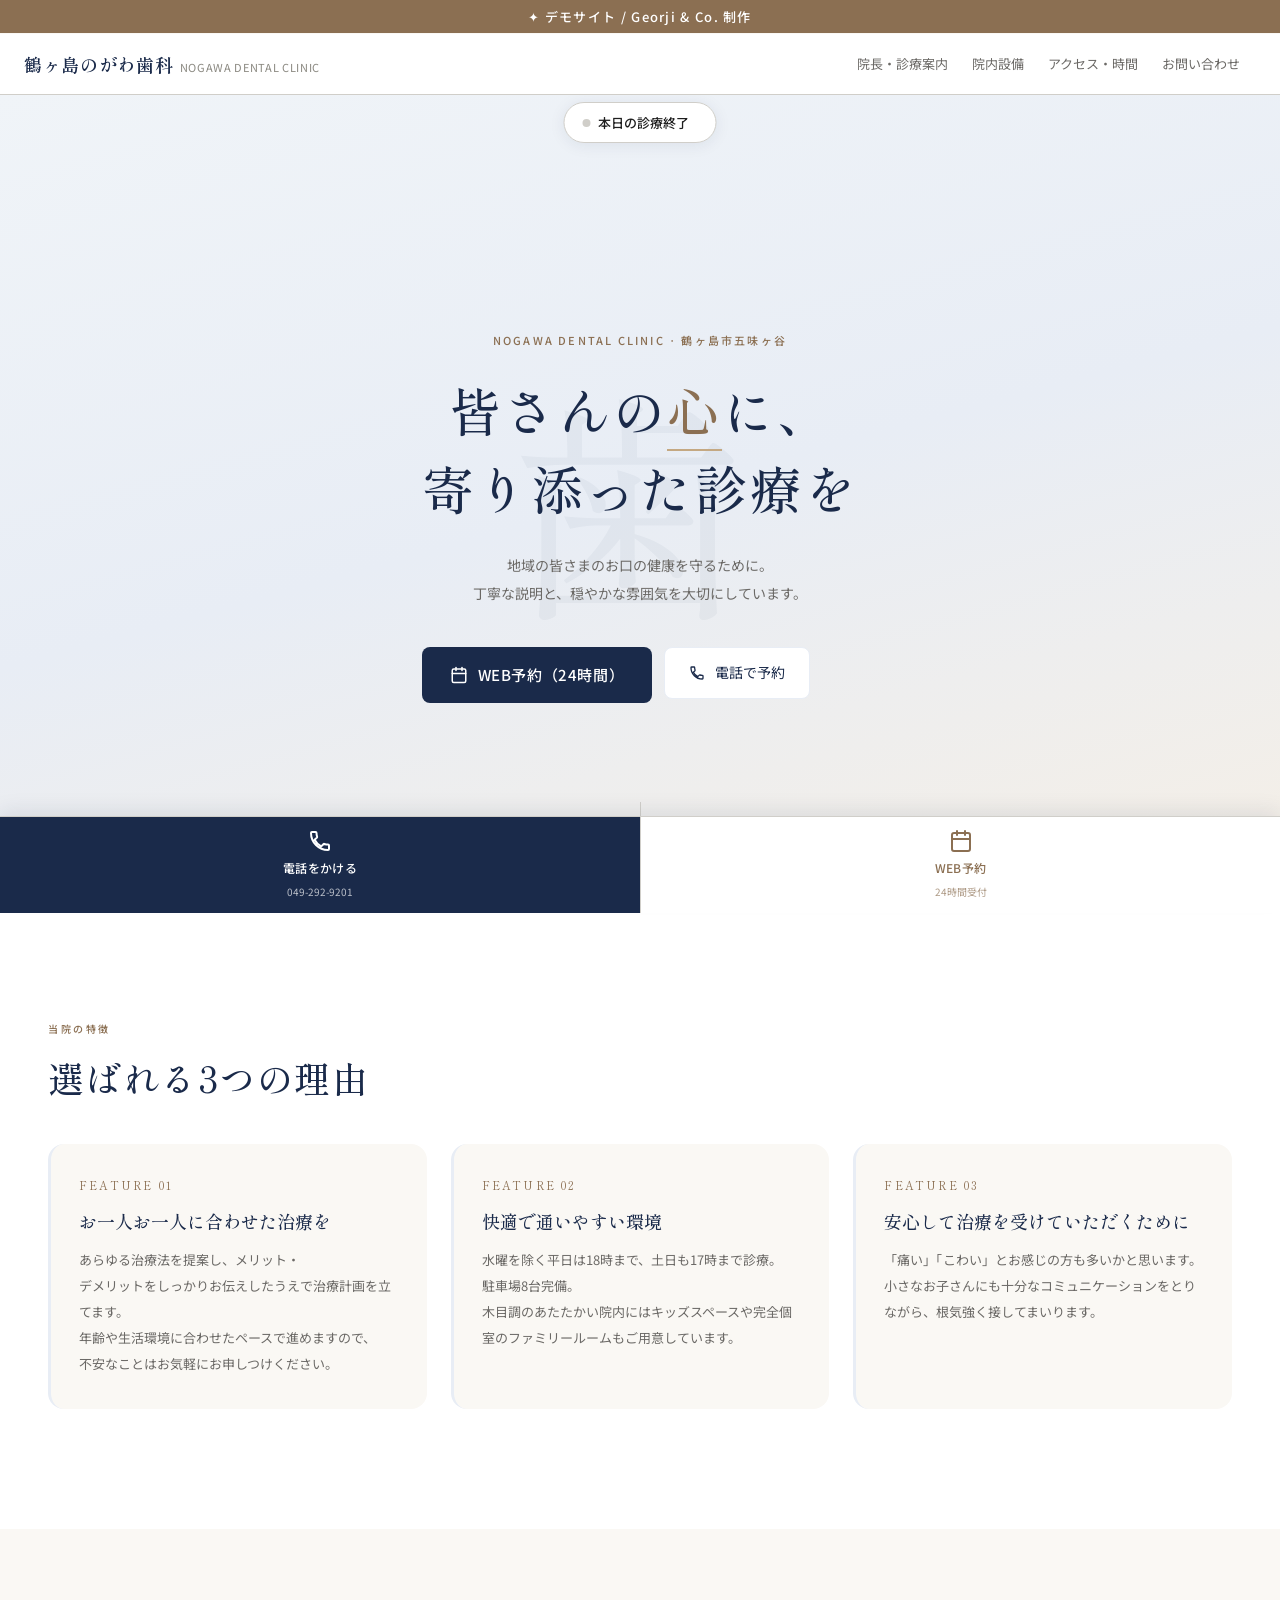
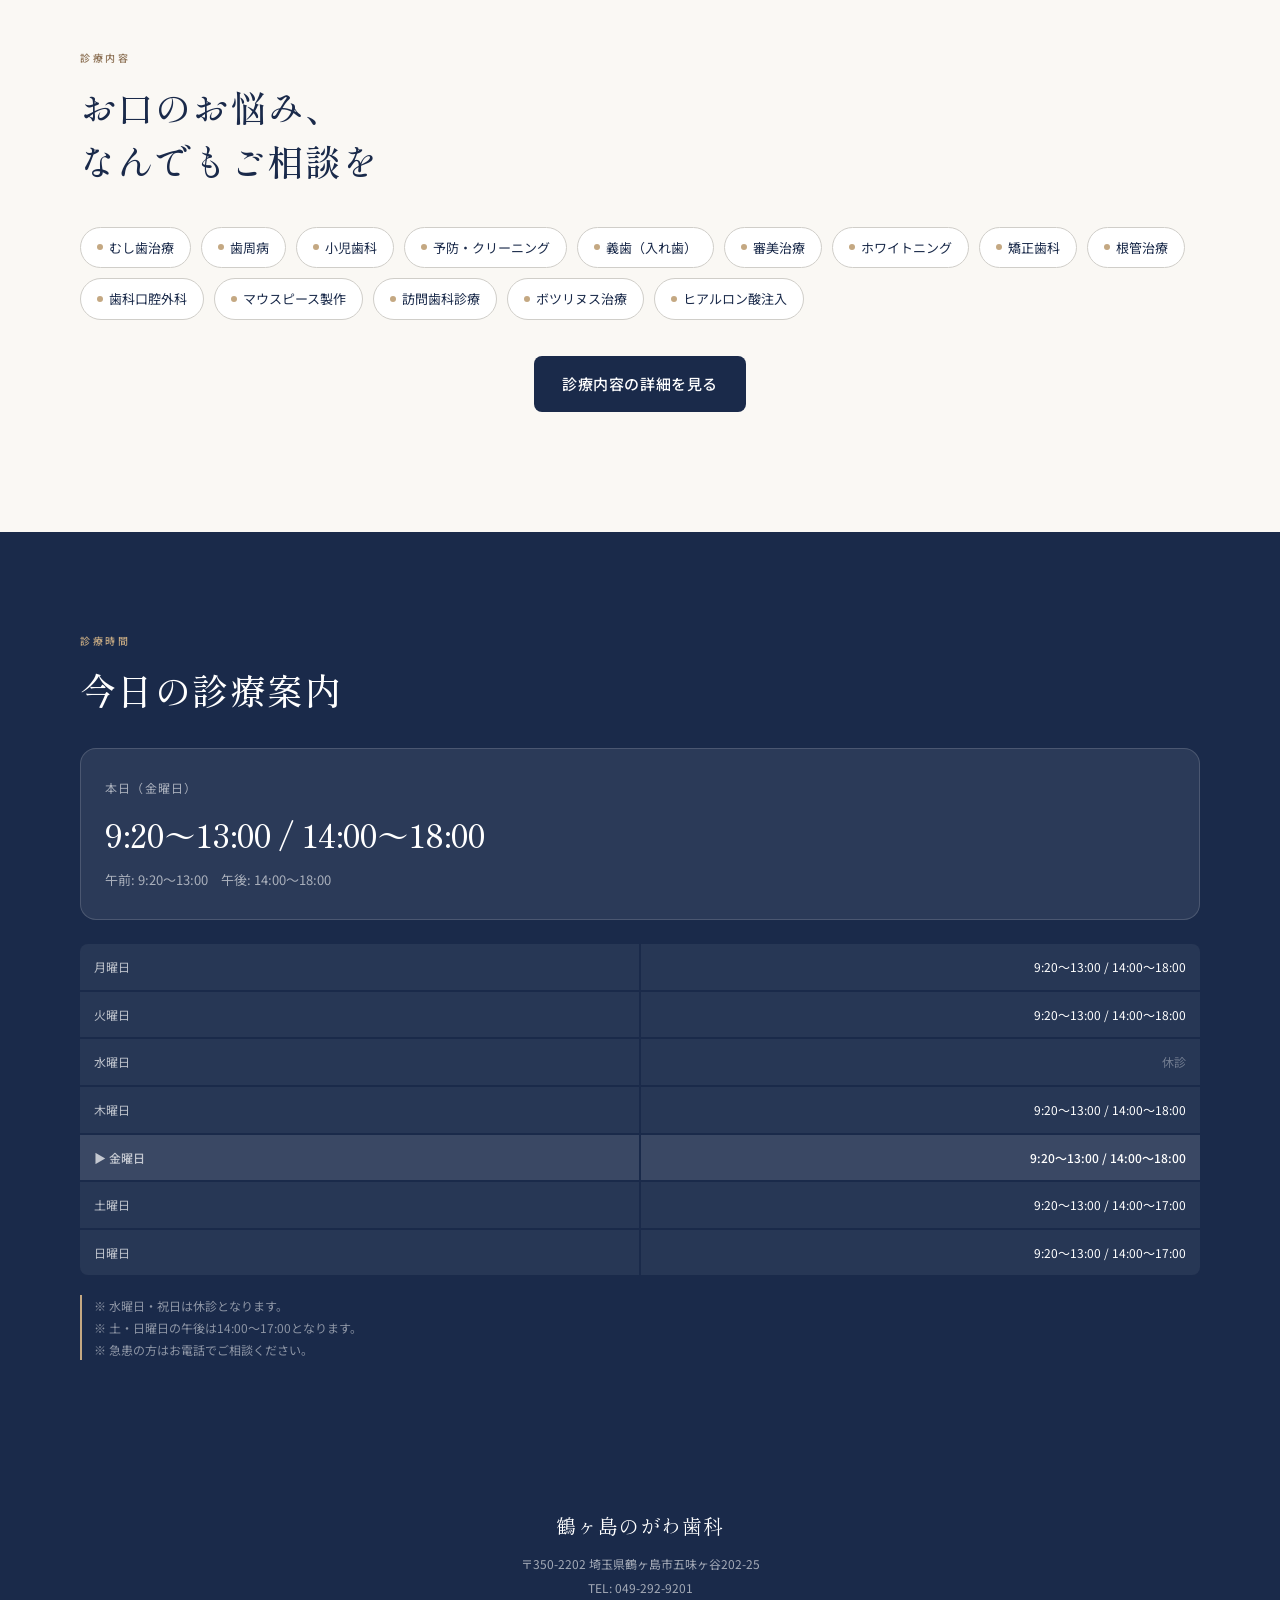
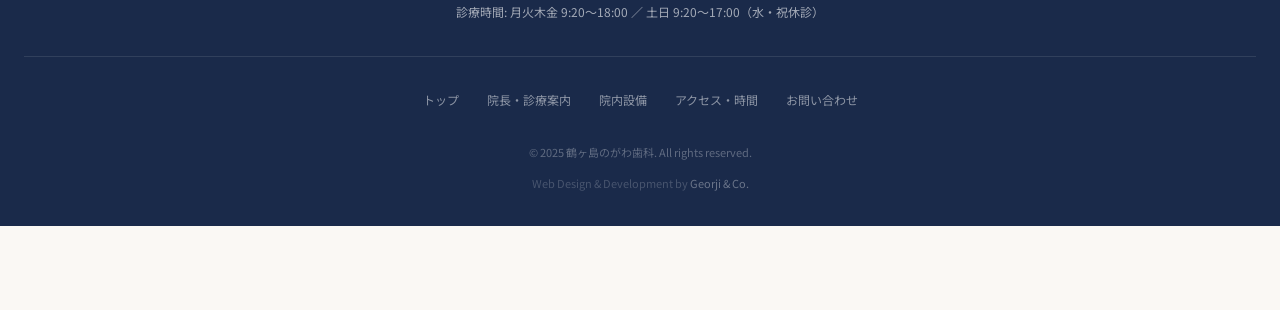
<file: index.html>
<!DOCTYPE html>
<html lang="ja">
<head>
<meta charset="UTF-8">
<meta name="viewport" content="width=device-width, initial-scale=1.0">
<title>鶴ヶ島のがわ歯科 | 鶴ヶ島市五味ヶ谷の歯医者・歯科</title>
<meta name="description" content="埼玉県鶴ヶ島市五味ヶ谷の歯科医院。むし歯・歯周病・小児歯科・予防・矯正・訪問歯科など幅広く対応。土日も診療、駐車場8台完備。WEB予約24時間受付。">
<meta name="keywords" content="歯科,歯医者,鶴ヶ島市,五味ヶ谷,のがわ歯科,小児歯科,予防歯科,矯正">
<link rel="canonical" href="https://nogawashika-demo.georji-and-co.github.io/">
<meta property="og:title" content="鶴ヶ島のがわ歯科 | 鶴ヶ島市五味ヶ谷の歯医者・歯科">
<meta property="og:description" content="鶴ヶ島市五味ヶ谷の歯科医院。土日も診療、駐車場8台完備。WEB予約24時間受付。">
<meta property="og:type" content="website">
<link rel="preconnect" href="https://fonts.googleapis.com">
<link rel="preconnect" href="https://fonts.gstatic.com" crossorigin>
<link href="https://fonts.googleapis.com/css2?family=Shippori+Mincho:wght@400;500;600&family=Noto+Sans+JP:wght@300;400;500&display=swap" rel="stylesheet">
<link rel="stylesheet" href="style.css">
<style>
/* ─── HERO ─── */
.hero {
  margin-top: var(--header-h);
  min-height: calc(100svh - var(--header-h));
  display: grid;
  place-items: center;
  position: relative;
  background: linear-gradient(165deg, #f0f4f8 0%, #e8edf5 50%, #f5efe6 100%);
  overflow: hidden;
  padding: 120px 24px 80px;
}
.hero-bg-text {
  position: absolute;
  top: 50%; left: 50%;
  transform: translate(-50%, -50%);
  font-family: var(--font-serif);
  font-size: clamp(80px, 30vw, 240px);
  color: rgba(26,42,74,0.04);
  white-space: nowrap;
  pointer-events: none;
  letter-spacing: 0.1em;
  line-height: 1;
}
.hero-inner { position: relative; max-width: 600px; text-align: center; }
.hero-eyebrow {
  font-size: 11px;
  letter-spacing: 0.2em;
  color: var(--wood);
  text-transform: uppercase;
  margin-bottom: 20px;
  font-weight: 500;
}
.hero-title {
  font-family: var(--font-serif);
  font-size: clamp(28px, 8vw, 52px);
  font-weight: 500;
  color: var(--navy);
  line-height: 1.5;
  margin-bottom: 24px;
  letter-spacing: 0.05em;
}
.hero-title em {
  font-style: normal;
  color: var(--wood);
  border-bottom: 2px solid var(--wood-light);
  padding-bottom: 2px;
}
.hero-lead {
  font-size: 14px;
  color: var(--text-muted);
  line-height: 2;
  margin-bottom: 40px;
}
.hero-actions {
  display: flex;
  flex-direction: column;
  gap: 12px;
  max-width: 320px;
  margin: 0 auto;
}
.hero-scroll {
  position: absolute;
  bottom: 32px; left: 50%;
  transform: translateX(-50%);
  display: flex;
  flex-direction: column;
  align-items: center;
  gap: 8px;
  color: var(--gray-500);
  font-size: 10px;
  letter-spacing: 0.15em;
  text-transform: uppercase;
}
.hero-scroll-line {
  width: 1px; height: 40px;
  background: var(--gray-300);
  animation: scroll-line 1.8s ease-in-out infinite;
}
@keyframes scroll-line {
  0% { transform: scaleY(0); transform-origin: top; }
  50% { transform: scaleY(1); transform-origin: top; }
  51% { transform-origin: bottom; }
  100% { transform: scaleY(0); transform-origin: bottom; }
}

/* ─── FEATURES ─── */
.features-section {
  background: var(--warm-white);
  padding: 80px 24px;
}
.features-grid { display: grid; grid-template-columns: 1fr; gap: 24px; }
.feature-card {
  background: var(--cream);
  border-radius: var(--radius-lg);
  padding: 32px 28px;
  border-left: 3px solid var(--navy-pale);
  min-width: 0;
  word-break: break-all;
  overflow-wrap: break-word;
}
.feature-number {
  font-family: var(--font-serif);
  font-size: 11px;
  letter-spacing: 0.2em;
  color: var(--wood);
  margin-bottom: 12px;
}
.feature-title {
  font-family: var(--font-serif);
  font-size: 18px;
  color: var(--navy);
  font-weight: 500;
  margin-bottom: 12px;
  line-height: 1.5;
}
.feature-text { font-size: 13px; color: var(--text-muted); line-height: 2; }

/* ─── SERVICES PREVIEW ─── */
.services-preview {
  background: var(--cream);
  padding: 80px 24px;
}
.services-tags {
  display: flex;
  flex-wrap: wrap;
  gap: 10px;
  margin-bottom: 36px;
}
.service-tag {
  display: inline-flex;
  align-items: center;
  gap: 6px;
  background: var(--warm-white);
  border: 1px solid var(--gray-300);
  border-radius: 24px;
  padding: 8px 16px;
  font-size: 13px;
  color: var(--navy);
}
.service-tag-dot {
  width: 6px; height: 6px;
  border-radius: 50%;
  background: var(--wood-light);
  flex-shrink: 0;
}
.services-cta-wrap { text-align: center; }

/* ─── HOURS (top) ─── */
.hours-section {
  background: var(--navy);
  color: white;
  padding: 60px 24px;
}
.hours-section .section-label { color: var(--wood-light); }
.hours-section .section-title { color: white; margin-bottom: 32px; }
.today-card {
  background: rgba(255,255,255,0.08);
  border: 1px solid rgba(255,255,255,0.15);
  border-radius: var(--radius-lg);
  padding: 28px 24px;
  margin-bottom: 24px;
}
.today-label { font-size: 12px; color: rgba(255,255,255,0.6); margin-bottom: 8px; letter-spacing: 0.1em; }
.today-time {
  font-family: var(--font-serif);
  font-size: clamp(22px, 6vw, 32px);
  color: white;
  font-weight: 500;
  margin-bottom: 4px;
  word-break: break-all;
}
.today-note { font-size: 13px; color: rgba(255,255,255,0.6); }
.hours-grid {
  display: grid;
  grid-template-columns: 1fr 1fr;
  gap: 2px;
  border-radius: var(--radius-md);
  overflow: hidden;
}
.hours-row { display: contents; }
.hours-day, .hours-time {
  background: rgba(255,255,255,0.06);
  padding: 12px 14px;
  font-size: 12px;
  min-width: 0;
  word-break: break-all;
}
.hours-day { color: rgba(255,255,255,0.7); }
.hours-time { color: white; text-align: right; }
.hours-row.highlight .hours-day,
.hours-row.highlight .hours-time { background: rgba(255,255,255,0.14); font-weight: 500; }
.hours-row.closed .hours-time { color: rgba(255,255,255,0.35); }
.holiday-note {
  margin-top: 20px;
  font-size: 12px;
  color: rgba(255,255,255,0.5);
  border-left: 2px solid var(--wood-light);
  padding-left: 12px;
  line-height: 1.8;
}
.holiday-note {
  margin-top: 20px;
  font-size: 12px;
  color: rgba(255,255,255,0.5);
  border-left: 2px solid var(--wood-light);
  padding-left: 12px;
  line-height: 1.8;
}

@media (min-width: 768px) {
  .features-section { padding: 100px 48px; }
  .features-grid { grid-template-columns: repeat(3, minmax(0, 1fr)); }
  .hero-actions { flex-direction: row; max-width: 480px; }
  .hours-section { padding: 80px 48px; }
  .services-preview { padding: 100px 48px; }
}
@media (min-width: 1024px) {
  .features-section { padding: 120px 48px; }
  .hours-section { padding: 100px max(48px, calc(50vw - 560px)); }
  .services-preview { padding: 120px max(48px, calc(50vw - 560px)); }
}
</style>
</head>
<body>

<!-- HEADER -->
<div class="demo-banner">✦ デモサイト / Georji &amp; Co. 制作</div>
<header class="site-header">
  <div class="header-top">
    <a href="index.html" class="logo">
      <span class="logo-main">鶴ヶ島のがわ歯科</span>
      <span class="logo-sub">NOGAWA DENTAL CLINIC</span>
    </a>
    <nav class="header-nav">
      <a href="clinic.html">院長・診療案内</a>
      <a href="facility.html">院内設備</a>
      <a href="access.html">アクセス・時間</a>
      <a href="contact.html">お問い合わせ</a>
    </nav>
  </div>
  <nav class="bottom-nav">
    <a href="clinic.html">
      <svg viewBox="0 0 24 24"><path d="M20 21v-2a4 4 0 00-4-4H8a4 4 0 00-4 4v2"/><circle cx="12" cy="7" r="4"/></svg>
      院長
    </a>
    <a href="clinic.html#services">
      <svg viewBox="0 0 24 24"><path d="M22 12h-4l-3 9L9 3l-3 9H2"/></svg>
      診療
    </a>
    <a href="access.html">
      <svg viewBox="0 0 24 24"><circle cx="12" cy="12" r="10"/><polyline points="12 6 12 12 16 14"/></svg>
      時間
    </a>
    <a href="facility.html">
      <svg viewBox="0 0 24 24"><rect x="3" y="3" width="7" height="7"/><rect x="14" y="3" width="7" height="7"/><rect x="14" y="14" width="7" height="7"/><rect x="3" y="14" width="7" height="7"/></svg>
      設備
    </a>
    <a href="access.html">
      <svg viewBox="0 0 24 24"><path d="M21 10c0 7-9 13-9 13s-9-6-9-13a9 9 0 0118 0z"/><circle cx="12" cy="10" r="3"/></svg>
      アクセス
    </a>
    <a href="contact.html">
      <svg viewBox="0 0 24 24"><path d="M4 4h16c1.1 0 2 .9 2 2v12c0 1.1-.9 2-2 2H4c-1.1 0-2-.9-2-2V6c0-1.1.9-2 2-2z"/><polyline points="22,6 12,13 2,6"/></svg>
      お問合せ
    </a>
  </nav>
</header>

<!-- STATUS CHIP -->
<div class="status-chip">
  <div class="status-dot" id="statusDot"></div>
  <span class="status-text" id="statusText">診療中</span>
  <span class="status-time" id="statusTime"></span>
</div>

<!-- HERO -->
<section class="hero">
  <div class="hero-bg-text" aria-hidden="true">歯</div>
  <div class="hero-inner">
    <p class="hero-eyebrow">Nogawa Dental Clinic · 鶴ヶ島市五味ヶ谷</p>
    <h1 class="hero-title">皆さんの<em>心</em>に、<br>寄り添った診療を</h1>
    <p class="hero-lead">
      地域の皆さまのお口の健康を守るために。<br>
      丁寧な説明と、穏やかな雰囲気を大切にしています。
    </p>
    <div class="hero-actions">
      <a href="https://www.v-apo.net/nogawashika/login" target="_blank" rel="noopener" class="btn-primary">
        <svg width="18" height="18" viewBox="0 0 24 24" fill="none" stroke="currentColor" stroke-width="2" stroke-linecap="round" stroke-linejoin="round"><rect x="3" y="4" width="18" height="18" rx="2" ry="2"/><line x1="16" y1="2" x2="16" y2="6"/><line x1="8" y1="2" x2="8" y2="6"/><line x1="3" y1="10" x2="21" y2="10"/></svg>
        WEB予約（24時間）
      </a>
      <a href="tel:049-292-9201" class="btn-secondary">
        <svg width="16" height="16" viewBox="0 0 24 24" fill="none" stroke="currentColor" stroke-width="2" stroke-linecap="round" stroke-linejoin="round"><path d="M6.6 10.8c1.4 2.8 3.8 5.1 6.6 6.6l2.2-2.2c.3-.3.7-.4 1-.2 1.1.4 2.3.6 3.6.6.6 0 1 .4 1 1V20c0 .6-.4 1-1 1C10.6 21 3 13.4 3 4c0-.6.4-1 1-1h3.5c.6 0 1 .4 1 1 0 1.3.2 2.5.6 3.6.1.3 0 .7-.2 1L6.6 10.8z"/></svg>
        電話で予約
      </a>
    </div>
  </div>
  <div class="hero-scroll" aria-hidden="true">
    <div class="hero-scroll-line"></div>
    <span>scroll</span>
  </div>
</section>

<!-- FEATURES -->
<section class="features-section fade-in">
  <div class="section-label">当院の特徴</div>
  <h2 class="section-title">選ばれる3つの理由</h2>
  <div class="features-grid">
    <div class="feature-card">
      <div class="feature-number">FEATURE 01</div>
      <div class="feature-title">お一人お一人に合わせた治療を</div>
      <p class="feature-text">あらゆる治療法を提案し、メリット・デメリットをしっかりお伝えしたうえで治療計画を立てます。年齢や生活環境に合わせたペースで進めますので、不安なことはお気軽にお申しつけください。</p>
    </div>
    <div class="feature-card">
      <div class="feature-number">FEATURE 02</div>
      <div class="feature-title">快適で通いやすい環境</div>
      <p class="feature-text">水曜を除く平日は18時まで、土日も17時まで診療。駐車場8台完備。木目調のあたたかい院内にはキッズスペースや完全個室のファミリールームもご用意しています。</p>
    </div>
    <div class="feature-card">
      <div class="feature-number">FEATURE 03</div>
      <div class="feature-title">安心して治療を受けていただくために</div>
      <p class="feature-text">「痛い」「こわい」とお感じの方も多いかと思います。小さなお子さんにも十分なコミュニケーションをとりながら、根気強く接してまいります。</p>
    </div>
  </div>
</section>

<!-- SERVICES PREVIEW -->
<section class="services-preview fade-in">
  <div class="section-label">診療内容</div>
  <h2 class="section-title">お口のお悩み、<br>なんでもご相談を</h2>
  <div class="services-tags">
    <span class="service-tag"><span class="service-tag-dot"></span>むし歯治療</span>
    <span class="service-tag"><span class="service-tag-dot"></span>歯周病</span>
    <span class="service-tag"><span class="service-tag-dot"></span>小児歯科</span>
    <span class="service-tag"><span class="service-tag-dot"></span>予防・クリーニング</span>
    <span class="service-tag"><span class="service-tag-dot"></span>義歯（入れ歯）</span>
    <span class="service-tag"><span class="service-tag-dot"></span>審美治療</span>
    <span class="service-tag"><span class="service-tag-dot"></span>ホワイトニング</span>
    <span class="service-tag"><span class="service-tag-dot"></span>矯正歯科</span>
    <span class="service-tag"><span class="service-tag-dot"></span>根管治療</span>
    <span class="service-tag"><span class="service-tag-dot"></span>歯科口腔外科</span>
    <span class="service-tag"><span class="service-tag-dot"></span>マウスピース製作</span>
    <span class="service-tag"><span class="service-tag-dot"></span>訪問歯科診療</span>
    <span class="service-tag"><span class="service-tag-dot"></span>ボツリヌス治療</span>
    <span class="service-tag"><span class="service-tag-dot"></span>ヒアルロン酸注入</span>
  </div>
  <div class="services-cta-wrap">
    <a href="clinic.html#services" class="btn-primary">診療内容の詳細を見る</a>
  </div>
</section>

<!-- HOURS -->
<section class="hours-section fade-in">
  <div class="section-label">診療時間</div>
  <h2 class="section-title">今日の診療案内</h2>
  <div class="today-card">
    <div class="today-label">本日（<span id="todayLabel"></span>）</div>
    <div class="today-time" id="todayHours">——</div>
    <div class="today-note" id="todayStatus"></div>
  </div>
  <div class="hours-grid" id="hoursGrid"></div>
  <p class="holiday-note">
    ※ 水曜日・祝日は休診となります。<br>
    ※ 土・日曜日の午後は14:00〜17:00となります。<br>
    ※ 急患の方はお電話でご相談ください。
  </p>
</section>

<!-- FOOTER -->
<footer class="site-footer">
  <div class="footer-logo">鶴ヶ島のがわ歯科</div>
  <div class="footer-address">
    〒350-2202 埼玉県鶴ヶ島市五味ヶ谷202-25<br>
    TEL: 049-292-9201<br>
    診療時間: 月火木金 9:20〜18:00 ／ 土日 9:20〜17:00（水・祝休診）
  </div>
  <nav class="footer-nav">
    <a href="index.html">トップ</a>
    <a href="clinic.html">院長・診療案内</a>
    <a href="facility.html">院内設備</a>
    <a href="access.html">アクセス・時間</a>
    <a href="contact.html">お問い合わせ</a>
  </nav>
  <div class="footer-copy">© 2025 鶴ヶ島のがわ歯科. All rights reserved.</div>
  <div class="footer-credit">Web Design &amp; Development by <a href="https://georji-and-co.github.io/" target="_blank">Georji &amp; Co.</a></div>
</footer>

<!-- STICKY CTA BAR -->
<div class="sticky-bar">
  <a href="tel:049-292-9201" class="sticky-btn sticky-btn-call">
    <div class="sticky-btn-icon">
      <svg viewBox="0 0 24 24" fill="none" stroke="currentColor" stroke-width="2" stroke-linecap="round" stroke-linejoin="round">
        <path d="M6.6 10.8c1.4 2.8 3.8 5.1 6.6 6.6l2.2-2.2c.3-.3.7-.4 1-.2 1.1.4 2.3.6 3.6.6.6 0 1 .4 1 1V20c0 .6-.4 1-1 1C10.6 21 3 13.4 3 4c0-.6.4-1 1-1h3.5c.6 0 1 .4 1 1 0 1.3.2 2.5.6 3.6.1.3 0 .7-.2 1L6.6 10.8z"/>
      </svg>
    </div>
    <span class="sticky-btn-label">電話をかける</span>
    <span class="sticky-btn-sub">049-292-9201</span>
  </a>
  <a href="https://www.v-apo.net/nogawashika/login" target="_blank" rel="noopener" class="sticky-btn sticky-btn-web">
    <div class="sticky-btn-icon">
      <svg viewBox="0 0 24 24" fill="none" stroke="currentColor" stroke-width="2" stroke-linecap="round" stroke-linejoin="round"><rect x="3" y="4" width="18" height="18" rx="2" ry="2"/><line x1="16" y1="2" x2="16" y2="6"/><line x1="8" y1="2" x2="8" y2="6"/><line x1="3" y1="10" x2="21" y2="10"/></svg>
    </div>
    <span class="sticky-btn-label">WEB予約</span>
    <span class="sticky-btn-sub">24時間受付</span>
  </a>
</div>

<script src="common.js"></script>
<script>
initStatus();
renderTodayHours('todayLabel','todayHours','todayStatus');
renderHoursGrid('hoursGrid');
initFadeIn();
</script>
</body>
</html>
</file>
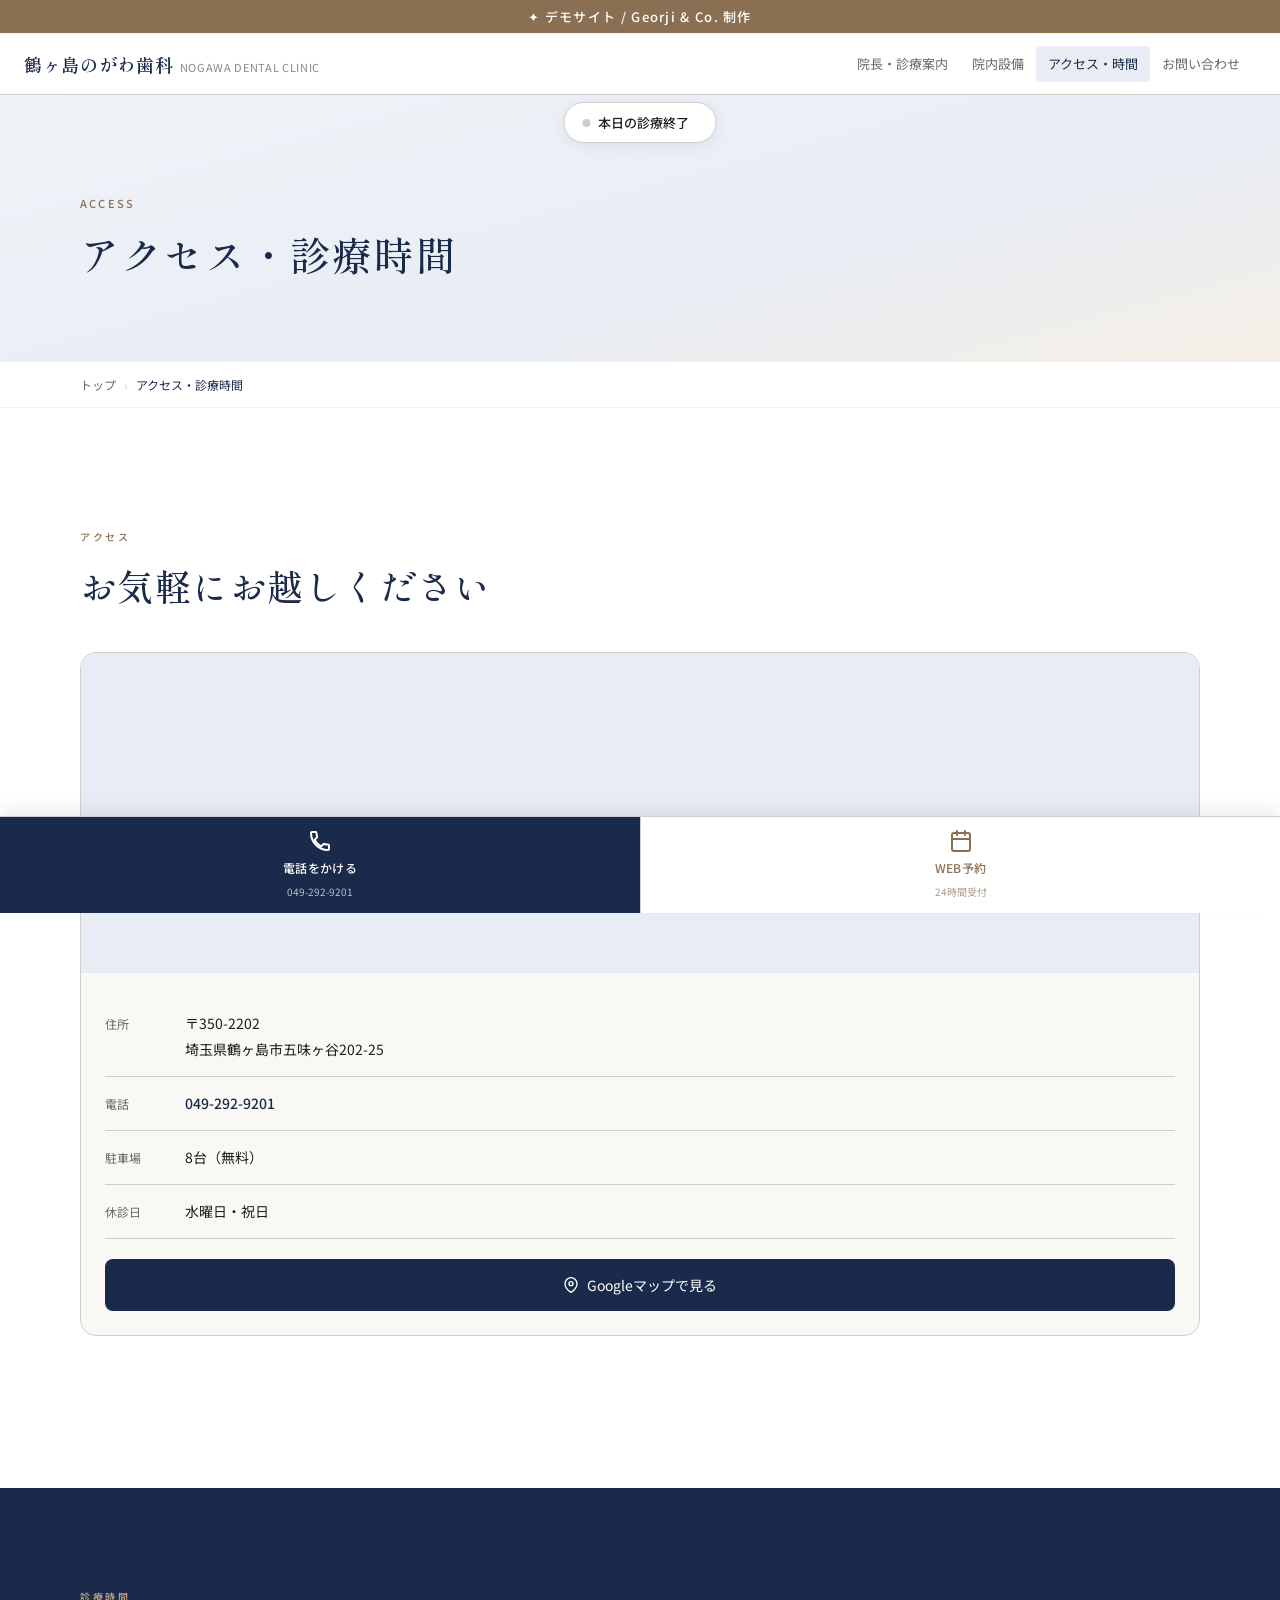
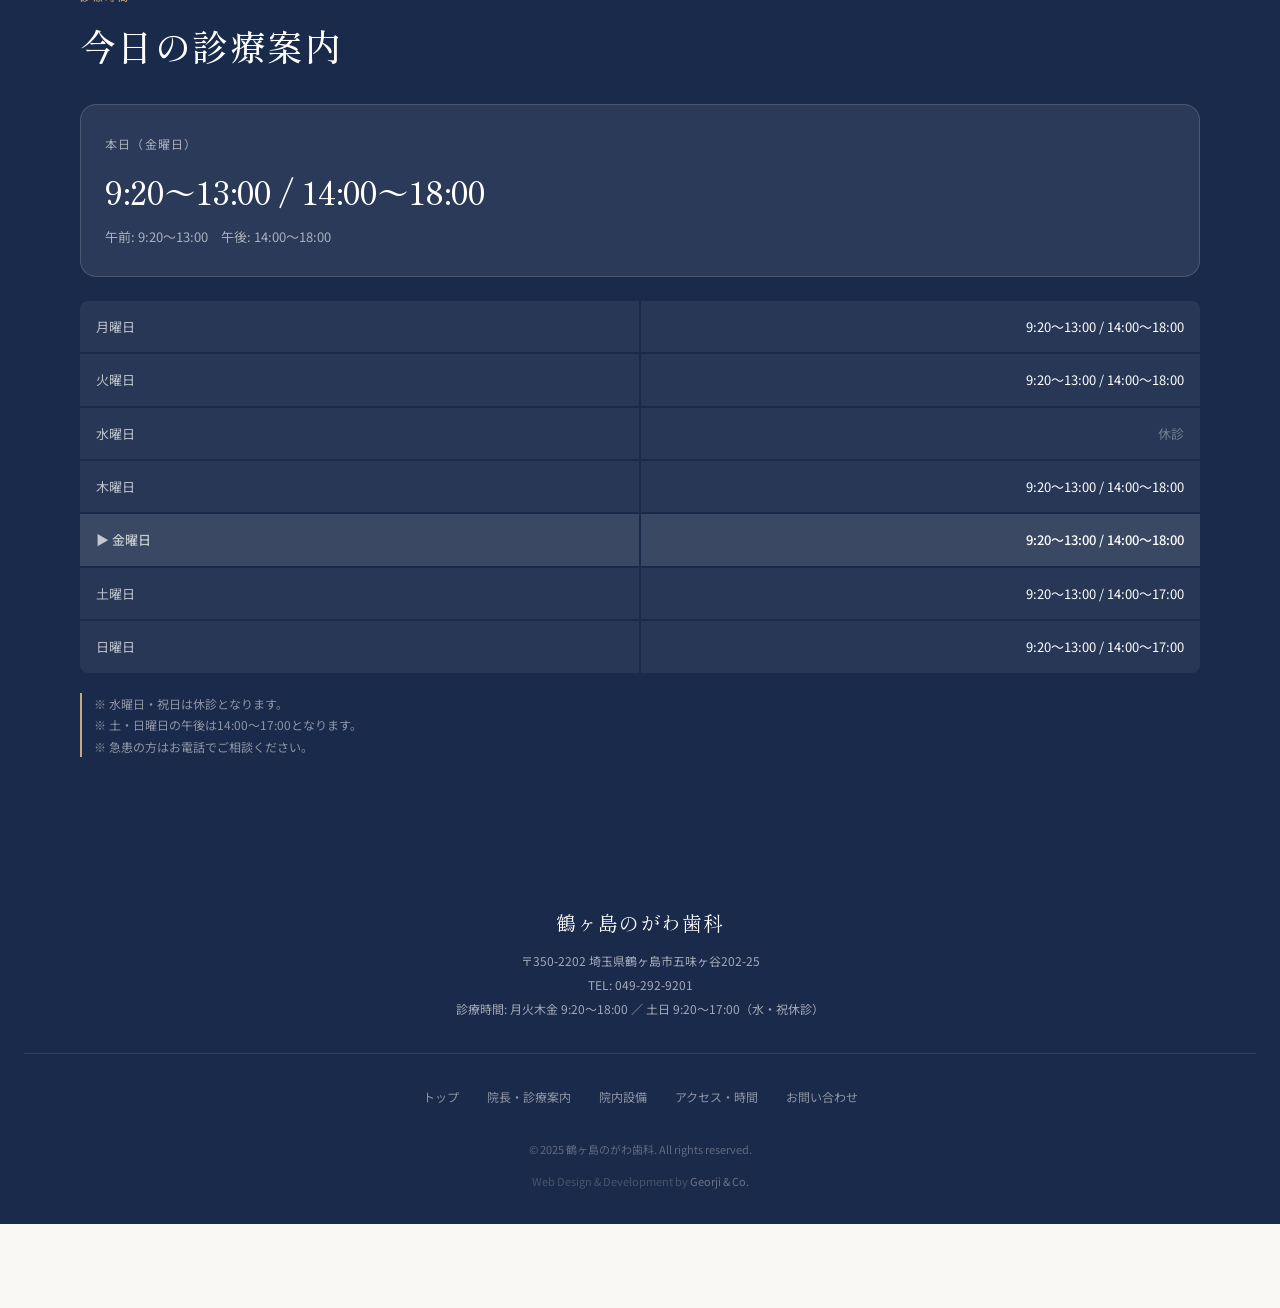
<file: access.html>
<!DOCTYPE html>
<html lang="ja">
<head>
<meta charset="UTF-8">
<meta name="viewport" content="width=device-width, initial-scale=1.0">
<title>アクセス・診療時間 | 鶴ヶ島のがわ歯科</title>
<meta name="description" content="鶴ヶ島のがわ歯科のアクセスと診療時間。埼玉県鶴ヶ島市五味ヶ谷202-25。駐車場8台完備。月火木金18時まで、土日17時まで診療。">
<meta name="keywords" content="鶴ヶ島のがわ歯科,アクセス,駐車場,診療時間,鶴ヶ島市五味ヶ谷">
<link rel="canonical" href="https://nogawashika-demo.georji-and-co.github.io/access.html">
<meta property="og:title" content="アクセス・診療時間 | 鶴ヶ島のがわ歯科">
<meta property="og:description" content="埼玉県鶴ヶ島市五味ヶ谷202-25。駐車場8台完備。土日も診療。">
<meta property="og:type" content="website">
<link rel="preconnect" href="https://fonts.googleapis.com">
<link rel="preconnect" href="https://fonts.gstatic.com" crossorigin>
<link href="https://fonts.googleapis.com/css2?family=Shippori+Mincho:wght@400;500;600&family=Noto+Sans+JP:wght@300;400;500&display=swap" rel="stylesheet">
<link rel="stylesheet" href="style.css">
<style>
.access-section { background: var(--warm-white); }
.access-card {
  background: var(--cream);
  border-radius: var(--radius-lg);
  overflow: hidden;
  border: 1px solid var(--gray-300);
  margin-bottom: 32px;
}
.access-map-wrap {
  height: 240px;
  background: var(--navy-pale);
  overflow: hidden;
}
.access-map-wrap iframe { width: 100%; height: 100%; border: none; }
.access-map-placeholder {
  height: 100%;
  display: flex;
  align-items: center;
  justify-content: center;
  color: var(--navy);
  font-size: 13px;
  gap: 8px;
}
.access-details { padding: 24px; }
.access-row {
  display: flex;
  gap: 16px;
  padding: 14px 0;
  border-bottom: 1px solid var(--gray-300);
  align-items: flex-start;
  font-size: 14px;
}
.access-row:last-child { border-bottom: none; }
.access-label { color: var(--text-muted); min-width: 64px; flex-shrink: 0; font-size: 12px; padding-top: 2px; }
.access-value { color: var(--text-main); line-height: 1.8; }
.map-btn {
  display: flex;
  align-items: center;
  justify-content: center;
  gap: 8px;
  height: 52px;
  background: var(--navy);
  color: white;
  border-radius: var(--radius-md);
  font-size: 14px;
  margin-top: 20px;
  transition: background 0.2s;
}

/* ─── HOURS ─── */
.hours-section {
  background: var(--navy);
  color: white;
  padding: 60px 24px;
}
.hours-section .section-label { color: var(--wood-light); }
.hours-section .section-title { color: white; margin-bottom: 32px; }
.today-card {
  background: rgba(255,255,255,0.08);
  border: 1px solid rgba(255,255,255,0.15);
  border-radius: var(--radius-lg);
  padding: 28px 24px;
  margin-bottom: 24px;
}
.today-label { font-size: 12px; color: rgba(255,255,255,0.6); margin-bottom: 8px; letter-spacing: 0.1em; }
.today-time { font-family: var(--font-serif); font-size: 32px; color: white; font-weight: 500; margin-bottom: 4px; }
.today-note { font-size: 13px; color: rgba(255,255,255,0.6); }
.hours-grid { display: grid; grid-template-columns: 1fr 1fr; gap: 2px; border-radius: var(--radius-md); overflow: hidden; }
.hours-row { display: contents; }
.hours-day, .hours-time { background: rgba(255,255,255,0.06); padding: 14px 16px; font-size: 13px; }
.hours-day { color: rgba(255,255,255,0.7); }
.hours-time { color: white; text-align: right; }
.hours-row.highlight .hours-day,
.hours-row.highlight .hours-time { background: rgba(255,255,255,0.14); font-weight: 500; }
.hours-row.closed .hours-time { color: rgba(255,255,255,0.35); }
.holiday-note {
  margin-top: 20px;
  font-size: 12px;
  color: rgba(255,255,255,0.5);
  border-left: 2px solid var(--wood-light);
  padding-left: 12px;
  line-height: 1.8;
}

@media (min-width: 768px) {
  .hours-section { padding: 80px 48px; }
  .access-map-wrap { height: 320px; }
}
@media (min-width: 1024px) {
  .hours-section { padding: 100px max(48px, calc(50vw - 560px)); }
}
</style>
</head>
<body>

<!-- HEADER -->
<div class="demo-banner">✦ デモサイト / Georji &amp; Co. 制作</div>
<header class="site-header">
  <div class="header-top">
    <a href="index.html" class="logo">
      <span class="logo-main">鶴ヶ島のがわ歯科</span>
      <span class="logo-sub">NOGAWA DENTAL CLINIC</span>
    </a>
    <nav class="header-nav">
      <a href="clinic.html">院長・診療案内</a>
      <a href="facility.html">院内設備</a>
      <a href="access.html" class="active">アクセス・時間</a>
      <a href="contact.html">お問い合わせ</a>
    </nav>
  </div>
  <nav class="bottom-nav">
    <a href="clinic.html">
      <svg viewBox="0 0 24 24"><path d="M20 21v-2a4 4 0 00-4-4H8a4 4 0 00-4 4v2"/><circle cx="12" cy="7" r="4"/></svg>
      院長
    </a>
    <a href="clinic.html#services">
      <svg viewBox="0 0 24 24"><path d="M22 12h-4l-3 9L9 3l-3 9H2"/></svg>
      診療
    </a>
    <a href="access.html" class="active">
      <svg viewBox="0 0 24 24"><circle cx="12" cy="12" r="10"/><polyline points="12 6 12 12 16 14"/></svg>
      時間
    </a>
    <a href="facility.html">
      <svg viewBox="0 0 24 24"><rect x="3" y="3" width="7" height="7"/><rect x="14" y="3" width="7" height="7"/><rect x="14" y="14" width="7" height="7"/><rect x="3" y="14" width="7" height="7"/></svg>
      設備
    </a>
    <a href="access.html" class="active">
      <svg viewBox="0 0 24 24"><path d="M21 10c0 7-9 13-9 13s-9-6-9-13a9 9 0 0118 0z"/><circle cx="12" cy="10" r="3"/></svg>
      アクセス
    </a>
    <a href="contact.html">
      <svg viewBox="0 0 24 24"><path d="M4 4h16c1.1 0 2 .9 2 2v12c0 1.1-.9 2-2 2H4c-1.1 0-2-.9-2-2V6c0-1.1.9-2 2-2z"/><polyline points="22,6 12,13 2,6"/></svg>
      お問合せ
    </a>
  </nav>
</header>

<!-- STATUS CHIP -->
<div class="status-chip">
  <div class="status-dot" id="statusDot"></div>
  <span class="status-text" id="statusText">診療中</span>
  <span class="status-time" id="statusTime"></span>
</div>

<!-- PAGE HERO -->
<div class="page-hero">
  <p class="page-hero-eyebrow">Access</p>
  <h1 class="page-hero-title">アクセス・診療時間</h1>
</div>

<!-- BREADCRUMB -->
<div class="breadcrumb">
  <a href="index.html">トップ</a>
  <span class="breadcrumb-sep">›</span>
  <span class="breadcrumb-current">アクセス・診療時間</span>
</div>

<!-- ACCESS -->
<section class="access-section fade-in">
  <div class="section-label">アクセス</div>
  <h2 class="section-title">お気軽にお越しください</h2>
  <div class="access-card">
    <div class="access-map-wrap">
      <iframe
        src="https://www.google.com/maps/embed?pb=!1m18!1m12!1m3!1d3228.5!2d139.395!3d35.935!2m3!1f0!2f0!3f0!3m2!1i1024!2i768!4f13.1!3m3!1m2!1s0x0%3A0x0!2z6bKL44Gg5bO255Sf44Gu44KP44GM44Gw5q2j56K6!5e0!3m2!1sja!2sjp!4v1700000000000"
        allowfullscreen=""
        loading="lazy"
        referrerpolicy="no-referrer-when-downgrade"
        title="鶴ヶ島のがわ歯科 地図">
      </iframe>
    </div>
    <div class="access-details">
      <div class="access-row">
        <span class="access-label">住所</span>
        <span class="access-value">〒350-2202<br>埼玉県鶴ヶ島市五味ヶ谷202-25</span>
      </div>
      <div class="access-row">
        <span class="access-label">電話</span>
        <span class="access-value"><a href="tel:049-292-9201" style="color:var(--navy); font-weight:500;">049-292-9201</a></span>
      </div>
      <div class="access-row">
        <span class="access-label">駐車場</span>
        <span class="access-value">8台（無料）</span>
      </div>
      <div class="access-row">
        <span class="access-label">休診日</span>
        <span class="access-value">水曜日・祝日</span>
      </div>
      <a href="https://maps.google.com/maps?q=埼玉県鶴ヶ島市五味ヶ谷202-25" target="_blank" rel="noopener" class="map-btn">
        <svg width="16" height="16" viewBox="0 0 24 24" fill="none" stroke="currentColor" stroke-width="2" stroke-linecap="round" stroke-linejoin="round"><path d="M21 10c0 7-9 13-9 13s-9-6-9-13a9 9 0 0118 0z"/><circle cx="12" cy="10" r="3"/></svg>
        Googleマップで見る
      </a>
    </div>
  </div>
</section>

<!-- HOURS -->
<section class="hours-section fade-in">
  <div class="section-label">診療時間</div>
  <h2 class="section-title">今日の診療案内</h2>
  <div class="today-card">
    <div class="today-label">本日（<span id="todayLabel"></span>）</div>
    <div class="today-time" id="todayHours">——</div>
    <div class="today-note" id="todayStatus"></div>
  </div>
  <div class="hours-grid" id="hoursGrid"></div>
  <p class="holiday-note">
    ※ 水曜日・祝日は休診となります。<br>
    ※ 土・日曜日の午後は14:00〜17:00となります。<br>
    ※ 急患の方はお電話でご相談ください。
  </p>
</section>

<!-- FOOTER -->
<footer class="site-footer">
  <div class="footer-logo">鶴ヶ島のがわ歯科</div>
  <div class="footer-address">
    〒350-2202 埼玉県鶴ヶ島市五味ヶ谷202-25<br>
    TEL: 049-292-9201<br>
    診療時間: 月火木金 9:20〜18:00 ／ 土日 9:20〜17:00（水・祝休診）
  </div>
  <nav class="footer-nav">
    <a href="index.html">トップ</a>
    <a href="clinic.html">院長・診療案内</a>
    <a href="facility.html">院内設備</a>
    <a href="access.html">アクセス・時間</a>
    <a href="contact.html">お問い合わせ</a>
  </nav>
  <div class="footer-copy">© 2025 鶴ヶ島のがわ歯科. All rights reserved.</div>
  <div class="footer-credit">Web Design &amp; Development by <a href="https://georji-and-co.github.io/" target="_blank">Georji &amp; Co.</a></div>
</footer>

<!-- STICKY CTA BAR -->
<div class="sticky-bar">
  <a href="tel:049-292-9201" class="sticky-btn sticky-btn-call">
    <div class="sticky-btn-icon">
      <svg viewBox="0 0 24 24" fill="none" stroke="currentColor" stroke-width="2" stroke-linecap="round" stroke-linejoin="round"><path d="M6.6 10.8c1.4 2.8 3.8 5.1 6.6 6.6l2.2-2.2c.3-.3.7-.4 1-.2 1.1.4 2.3.6 3.6.6.6 0 1 .4 1 1V20c0 .6-.4 1-1 1C10.6 21 3 13.4 3 4c0-.6.4-1 1-1h3.5c.6 0 1 .4 1 1 0 1.3.2 2.5.6 3.6.1.3 0 .7-.2 1L6.6 10.8z"/></svg>
    </div>
    <span class="sticky-btn-label">電話をかける</span>
    <span class="sticky-btn-sub">049-292-9201</span>
  </a>
  <a href="https://www.v-apo.net/nogawashika/login" target="_blank" rel="noopener" class="sticky-btn sticky-btn-web">
    <div class="sticky-btn-icon">
      <svg viewBox="0 0 24 24" fill="none" stroke="currentColor" stroke-width="2" stroke-linecap="round" stroke-linejoin="round"><rect x="3" y="4" width="18" height="18" rx="2" ry="2"/><line x1="16" y1="2" x2="16" y2="6"/><line x1="8" y1="2" x2="8" y2="6"/><line x1="3" y1="10" x2="21" y2="10"/></svg>
    </div>
    <span class="sticky-btn-label">WEB予約</span>
    <span class="sticky-btn-sub">24時間受付</span>
  </a>
</div>

<script src="common.js"></script>
<script>
initStatus();
renderTodayHours('todayLabel','todayHours','todayStatus');
renderHoursGrid('hoursGrid');
initFadeIn();
</script>
</body>
</html>
</file>
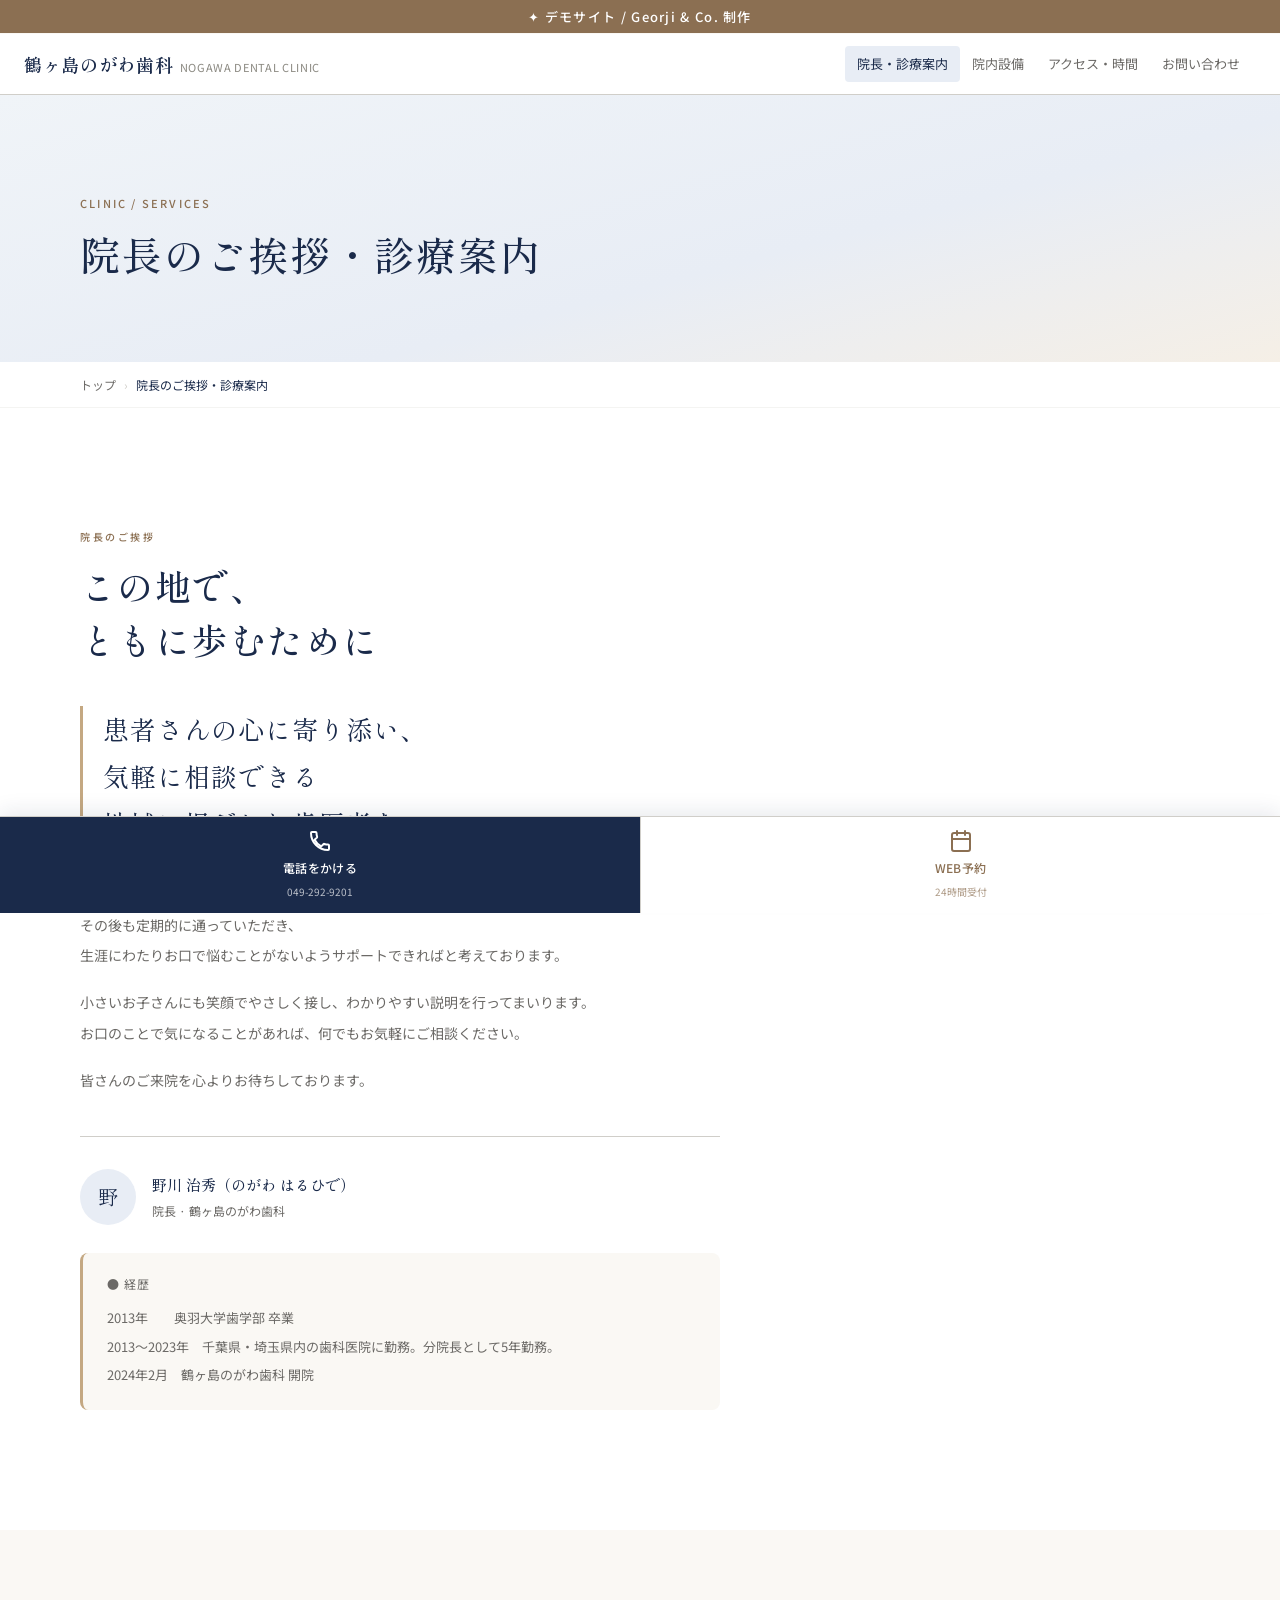
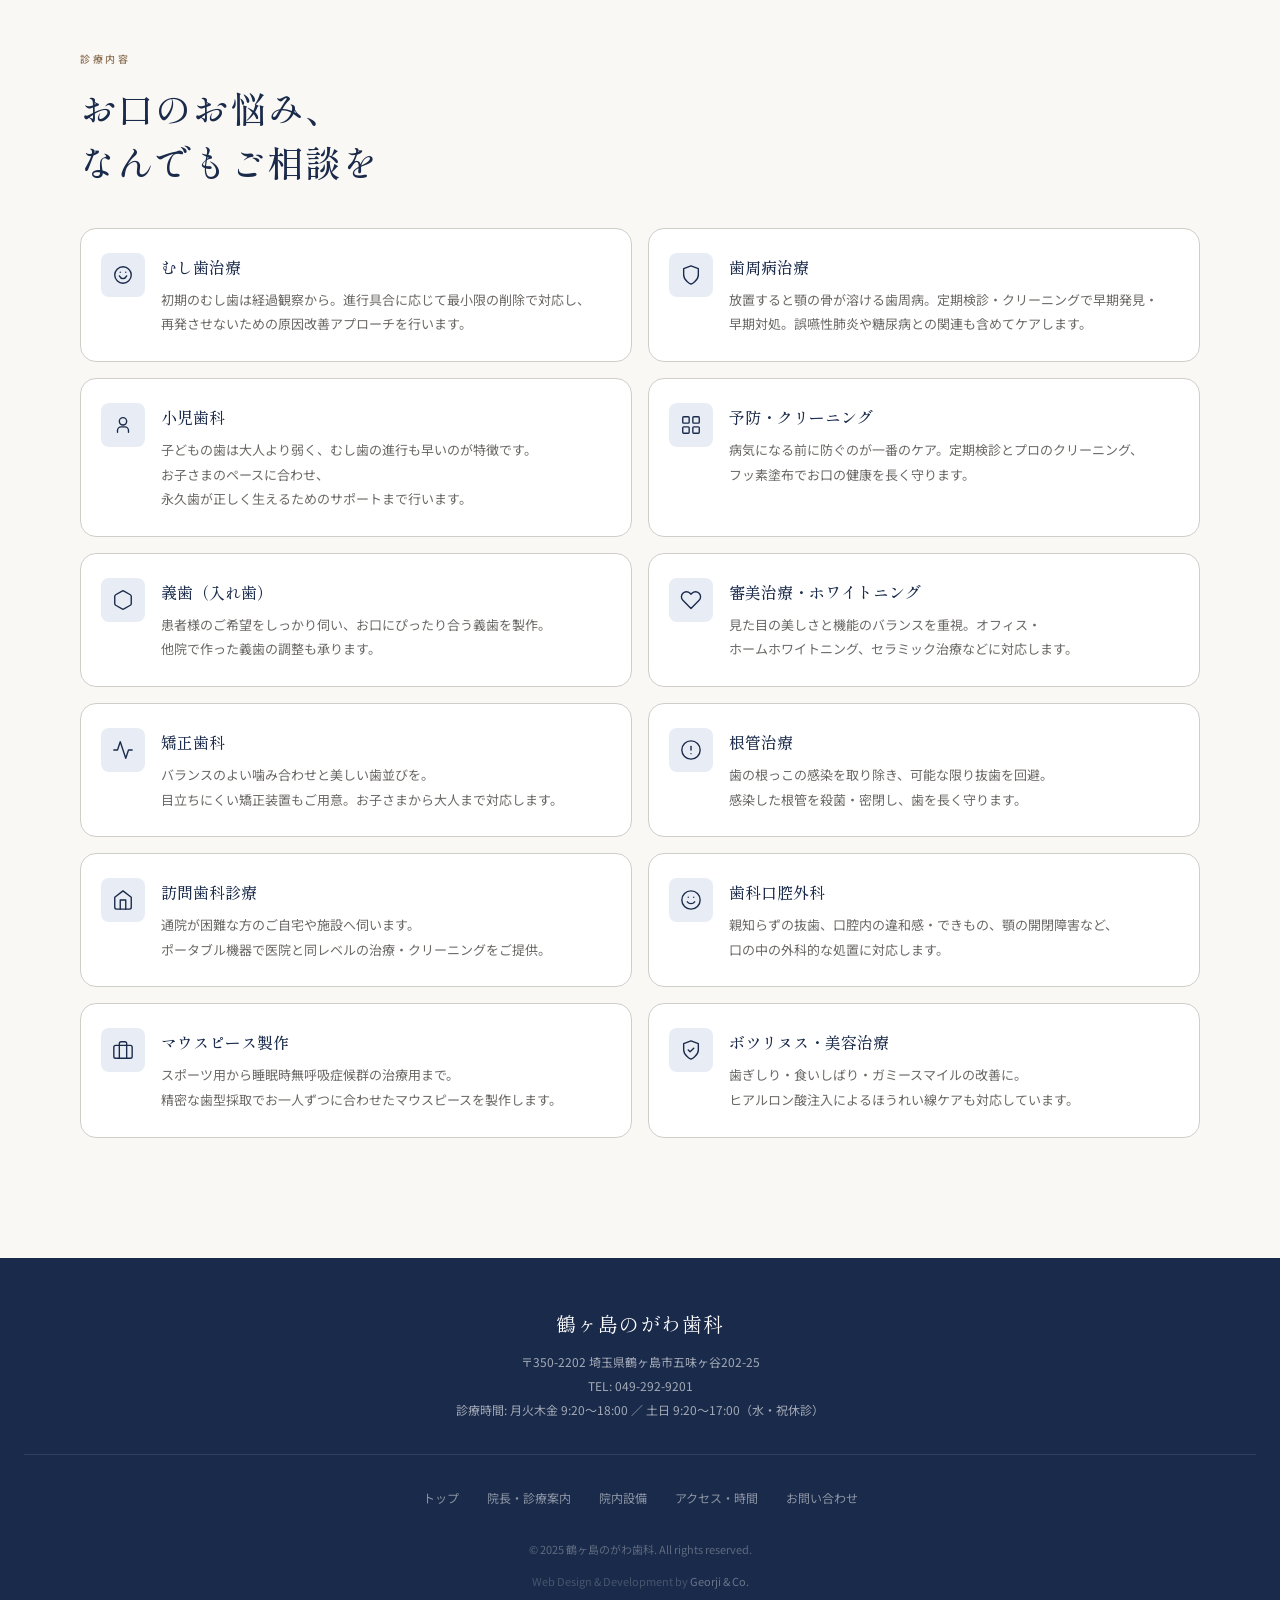
<file: clinic.html>
<!DOCTYPE html>
<html lang="ja">
<head>
<meta charset="UTF-8">
<meta name="viewport" content="width=device-width, initial-scale=1.0">
<title>院長・診療案内 | 鶴ヶ島のがわ歯科</title>
<meta name="description" content="鶴ヶ島のがわ歯科の院長・野川治秀のご挨拶と診療案内。むし歯・歯周病・小児歯科・矯正・根管治療・訪問歯科など12の診療メニューに対応。">
<meta name="keywords" content="鶴ヶ島のがわ歯科,院長,野川治秀,診療内容,むし歯,歯周病,小児歯科,矯正歯科">
<link rel="canonical" href="https://nogawashika-demo.georji-and-co.github.io/clinic.html">
<meta property="og:title" content="院長・診療案内 | 鶴ヶ島のがわ歯科">
<meta property="og:description" content="院長・野川治秀のご挨拶と、12の診療メニューのご案内。">
<meta property="og:type" content="website">
<link rel="preconnect" href="https://fonts.googleapis.com">
<link rel="preconnect" href="https://fonts.gstatic.com" crossorigin>
<link href="https://fonts.googleapis.com/css2?family=Shippori+Mincho:wght@400;500;600&family=Noto+Sans+JP:wght@300;400;500&display=swap" rel="stylesheet">
<link rel="stylesheet" href="style.css">
<style>
/* ─── PHILOSOPHY ─── */
.philosophy-section { background: var(--warm-white); }
.philosophy-body { max-width: 640px; }
.philosophy-quote {
  font-family: var(--font-serif);
  font-size: clamp(18px, 4vw, 26px);
  color: var(--navy);
  line-height: 1.8;
  letter-spacing: 0.04em;
  margin-bottom: 32px;
  padding-left: 20px;
  border-left: 3px solid var(--wood-light);
}
.philosophy-text { font-size: 14px; color: var(--text-muted); line-height: 2.2; margin-bottom: 16px; }
.doctor-sig {
  display: flex;
  align-items: center;
  gap: 16px;
  margin-top: 40px;
  padding-top: 32px;
  border-top: 1px solid var(--gray-300);
}
.doctor-avatar {
  width: 56px; height: 56px;
  border-radius: 50%;
  background: var(--navy-pale);
  display: flex;
  align-items: center;
  justify-content: center;
  font-family: var(--font-serif);
  font-size: 20px;
  color: var(--navy);
  flex-shrink: 0;
}
.doctor-info .name { font-family: var(--font-serif); font-size: 15px; color: var(--navy); font-weight: 500; }
.doctor-info .title { font-size: 12px; color: var(--text-muted); margin-top: 2px; }
.career-box {
  margin-top: 28px;
  padding: 20px 24px;
  background: var(--cream);
  border-radius: var(--radius-md);
  border-left: 3px solid var(--wood-light);
}
.career-box-label { font-size: 12px; color: var(--text-muted); margin-bottom: 10px; letter-spacing: 0.08em; }
.career-box-text { font-size: 13px; color: var(--text-muted); line-height: 2.2; }

/* ─── SERVICES ─── */
.services-section { background: var(--cream); }
.services-grid { display: grid; grid-template-columns: 1fr; gap: 16px; }
.service-card {
  background: var(--warm-white);
  border: 1px solid var(--gray-300);
  border-radius: var(--radius-lg);
  padding: 24px 20px;
  display: flex;
  gap: 16px;
  align-items: flex-start;
  min-width: 0;
}
.service-icon {
  width: 44px; height: 44px;
  border-radius: var(--radius-md);
  background: var(--navy-pale);
  display: flex;
  align-items: center;
  justify-content: center;
  flex-shrink: 0;
}
.service-icon svg { width: 22px; height: 22px; stroke: var(--navy); fill: none; stroke-width: 1.5; stroke-linecap: round; stroke-linejoin: round; }
.service-name { font-family: var(--font-serif); font-size: 16px; color: var(--navy); font-weight: 500; margin-bottom: 6px; }
.service-desc { font-size: 13px; color: var(--text-muted); line-height: 1.9; }
.service-card > div:last-child { min-width: 0; flex: 1; }

@media (min-width: 768px) {
  .services-grid { grid-template-columns: 1fr 1fr; }
}
</style>
</head>
<body>

<!-- HEADER -->
<div class="demo-banner">✦ デモサイト / Georji &amp; Co. 制作</div>
<header class="site-header">
  <div class="header-top">
    <a href="index.html" class="logo">
      <span class="logo-main">鶴ヶ島のがわ歯科</span>
      <span class="logo-sub">NOGAWA DENTAL CLINIC</span>
    </a>
    <nav class="header-nav">
      <a href="clinic.html" class="active">院長・診療案内</a>
      <a href="facility.html">院内設備</a>
      <a href="access.html">アクセス・時間</a>
      <a href="contact.html">お問い合わせ</a>
    </nav>
  </div>
  <nav class="bottom-nav">
    <a href="clinic.html" class="active">
      <svg viewBox="0 0 24 24"><path d="M20 21v-2a4 4 0 00-4-4H8a4 4 0 00-4 4v2"/><circle cx="12" cy="7" r="4"/></svg>
      院長
    </a>
    <a href="#services">
      <svg viewBox="0 0 24 24"><path d="M22 12h-4l-3 9L9 3l-3 9H2"/></svg>
      診療
    </a>
    <a href="access.html">
      <svg viewBox="0 0 24 24"><circle cx="12" cy="12" r="10"/><polyline points="12 6 12 12 16 14"/></svg>
      時間
    </a>
    <a href="facility.html">
      <svg viewBox="0 0 24 24"><rect x="3" y="3" width="7" height="7"/><rect x="14" y="3" width="7" height="7"/><rect x="14" y="14" width="7" height="7"/><rect x="3" y="14" width="7" height="7"/></svg>
      設備
    </a>
    <a href="access.html">
      <svg viewBox="0 0 24 24"><path d="M21 10c0 7-9 13-9 13s-9-6-9-13a9 9 0 0118 0z"/><circle cx="12" cy="10" r="3"/></svg>
      アクセス
    </a>
    <a href="contact.html">
      <svg viewBox="0 0 24 24"><path d="M4 4h16c1.1 0 2 .9 2 2v12c0 1.1-.9 2-2 2H4c-1.1 0-2-.9-2-2V6c0-1.1.9-2 2-2z"/><polyline points="22,6 12,13 2,6"/></svg>
      お問合せ
    </a>
  </nav>
</header>

<!-- PAGE HERO -->
<div class="page-hero">
  <p class="page-hero-eyebrow">Clinic / Services</p>
  <h1 class="page-hero-title">院長のご挨拶・診療案内</h1>
</div>

<!-- BREADCRUMB -->
<div class="breadcrumb">
  <a href="index.html">トップ</a>
  <span class="breadcrumb-sep">›</span>
  <span class="breadcrumb-current">院長のご挨拶・診療案内</span>
</div>

<!-- PHILOSOPHY -->
<section class="philosophy-section fade-in" id="philosophy">
  <div class="section-label">院長のご挨拶</div>
  <h2 class="section-title">この地で、<br>ともに歩むために</h2>
  <div class="philosophy-body">
    <blockquote class="philosophy-quote">
      患者さんの心に寄り添い、<br>気軽に相談できる<br>地域に根ざした歯医者を。
    </blockquote>
    <p class="philosophy-text">お口の健康は、全身の健康にも影響を与えます。単に痛みをとって終わりではなく、その後も定期的に通っていただき、生涯にわたりお口で悩むことがないようサポートできればと考えております。</p>
    <p class="philosophy-text">小さいお子さんにも笑顔でやさしく接し、わかりやすい説明を行ってまいります。お口のことで気になることがあれば、何でもお気軽にご相談ください。</p>
    <p class="philosophy-text">皆さんのご来院を心よりお待ちしております。</p>
    <div class="doctor-sig">
      <div class="doctor-avatar">野</div>
      <div class="doctor-info">
        <div class="name">野川 治秀（のがわ はるひで）</div>
        <div class="title">院長 · 鶴ヶ島のがわ歯科</div>
      </div>
    </div>
    <div class="career-box">
      <div class="career-box-label">● 経歴</div>
      <div class="career-box-text">
        2013年　　奥羽大学歯学部 卒業<br>
        2013〜2023年　千葉県・埼玉県内の歯科医院に勤務。分院長として5年勤務。<br>
        2024年2月　鶴ヶ島のがわ歯科 開院
      </div>
    </div>
  </div>
</section>

<!-- SERVICES -->
<section class="services-section fade-in" id="services">
  <div class="section-label">診療内容</div>
  <h2 class="section-title">お口のお悩み、<br>なんでもご相談を</h2>
  <div class="services-grid">
    <div class="service-card">
      <div class="service-icon"><svg viewBox="0 0 24 24"><circle cx="12" cy="12" r="9"/><path d="M9 9h.01M15 9h.01M8 13s1.5 3 4 3 4-3 4-3"/></svg></div>
      <div>
        <div class="service-name">むし歯治療</div>
        <div class="service-desc">初期のむし歯は経過観察から。進行具合に応じて最小限の削除で対応し、再発させないための原因改善アプローチを行います。</div>
      </div>
    </div>
    <div class="service-card">
      <div class="service-icon"><svg viewBox="0 0 24 24"><path d="M12 22s8-4 8-10V5l-8-3-8 3v7c0 6 8 10 8 10z"/></svg></div>
      <div>
        <div class="service-name">歯周病治療</div>
        <div class="service-desc">放置すると顎の骨が溶ける歯周病。定期検診・クリーニングで早期発見・早期対処。誤嚥性肺炎や糖尿病との関連も含めてケアします。</div>
      </div>
    </div>
    <div class="service-card">
      <div class="service-icon"><svg viewBox="0 0 24 24"><circle cx="12" cy="8" r="4"/><path d="M6 20v-2a4 4 0 014-4h4a4 4 0 014 4v2"/></svg></div>
      <div>
        <div class="service-name">小児歯科</div>
        <div class="service-desc">子どもの歯は大人より弱く、むし歯の進行も早いのが特徴です。お子さまのペースに合わせ、永久歯が正しく生えるためのサポートまで行います。</div>
      </div>
    </div>
    <div class="service-card">
      <div class="service-icon"><svg viewBox="0 0 24 24"><rect x="3" y="3" width="7" height="7" rx="1"/><rect x="14" y="3" width="7" height="7" rx="1"/><rect x="3" y="14" width="7" height="7" rx="1"/><rect x="14" y="14" width="7" height="7" rx="1"/></svg></div>
      <div>
        <div class="service-name">予防・クリーニング</div>
        <div class="service-desc">病気になる前に防ぐのが一番のケア。定期検診とプロのクリーニング、フッ素塗布でお口の健康を長く守ります。</div>
      </div>
    </div>
    <div class="service-card">
      <div class="service-icon"><svg viewBox="0 0 24 24"><path d="M21 16V8a2 2 0 00-1-1.73l-7-4a2 2 0 00-2 0l-7 4A2 2 0 003 8v8a2 2 0 001 1.73l7 4a2 2 0 002 0l7-4A2 2 0 0021 16z"/></svg></div>
      <div>
        <div class="service-name">義歯（入れ歯）</div>
        <div class="service-desc">患者様のご希望をしっかり伺い、お口にぴったり合う義歯を製作。他院で作った義歯の調整も承ります。</div>
      </div>
    </div>
    <div class="service-card">
      <div class="service-icon"><svg viewBox="0 0 24 24"><path d="M20.84 4.61a5.5 5.5 0 00-7.78 0L12 5.67l-1.06-1.06a5.5 5.5 0 00-7.78 7.78l1.06 1.06L12 21.23l7.78-7.78 1.06-1.06a5.5 5.5 0 000-7.78z"/></svg></div>
      <div>
        <div class="service-name">審美治療・ホワイトニング</div>
        <div class="service-desc">見た目の美しさと機能のバランスを重視。オフィス・ホームホワイトニング、セラミック治療などに対応します。</div>
      </div>
    </div>
    <div class="service-card">
      <div class="service-icon"><svg viewBox="0 0 24 24"><polyline points="22 12 18 12 15 21 9 3 6 12 2 12"/></svg></div>
      <div>
        <div class="service-name">矯正歯科</div>
        <div class="service-desc">バランスのよい噛み合わせと美しい歯並びを。目立ちにくい矯正装置もご用意。お子さまから大人まで対応します。</div>
      </div>
    </div>
    <div class="service-card">
      <div class="service-icon"><svg viewBox="0 0 24 24"><circle cx="12" cy="12" r="10"/><line x1="12" y1="8" x2="12" y2="12"/><line x1="12" y1="16" x2="12.01" y2="16"/></svg></div>
      <div>
        <div class="service-name">根管治療</div>
        <div class="service-desc">歯の根っこの感染を取り除き、可能な限り抜歯を回避。感染した根管を殺菌・密閉し、歯を長く守ります。</div>
      </div>
    </div>
    <div class="service-card">
      <div class="service-icon"><svg viewBox="0 0 24 24"><path d="M3 9l9-7 9 7v11a2 2 0 01-2 2H5a2 2 0 01-2-2z"/><polyline points="9 22 9 12 15 12 15 22"/></svg></div>
      <div>
        <div class="service-name">訪問歯科診療</div>
        <div class="service-desc">通院が困難な方のご自宅や施設へ伺います。ポータブル機器で医院と同レベルの治療・クリーニングをご提供。</div>
      </div>
    </div>
    <div class="service-card">
      <div class="service-icon"><svg viewBox="0 0 24 24"><circle cx="12" cy="12" r="10"/><path d="M8 14s1.5 2 4 2 4-2 4-2"/><line x1="9" y1="9" x2="9.01" y2="9"/><line x1="15" y1="9" x2="15.01" y2="9"/></svg></div>
      <div>
        <div class="service-name">歯科口腔外科</div>
        <div class="service-desc">親知らずの抜歯、口腔内の違和感・できもの、顎の開閉障害など、口の中の外科的な処置に対応します。</div>
      </div>
    </div>
    <div class="service-card">
      <div class="service-icon"><svg viewBox="0 0 24 24"><rect x="2" y="7" width="20" height="14" rx="2" ry="2"/><path d="M16 21V5a2 2 0 00-2-2h-4a2 2 0 00-2 2v16"/></svg></div>
      <div>
        <div class="service-name">マウスピース製作</div>
        <div class="service-desc">スポーツ用から睡眠時無呼吸症候群の治療用まで。精密な歯型採取でお一人ずつに合わせたマウスピースを製作します。</div>
      </div>
    </div>
    <div class="service-card">
      <div class="service-icon"><svg viewBox="0 0 24 24"><path d="M12 22s8-4 8-10V5l-8-3-8 3v7c0 6 8 10 8 10z"/><polyline points="9 12 11 14 15 10"/></svg></div>
      <div>
        <div class="service-name">ボツリヌス・美容治療</div>
        <div class="service-desc">歯ぎしり・食いしばり・ガミースマイルの改善に。ヒアルロン酸注入によるほうれい線ケアも対応しています。</div>
      </div>
    </div>
  </div>
</section>

<!-- FOOTER -->
<footer class="site-footer">
  <div class="footer-logo">鶴ヶ島のがわ歯科</div>
  <div class="footer-address">
    〒350-2202 埼玉県鶴ヶ島市五味ヶ谷202-25<br>
    TEL: 049-292-9201<br>
    診療時間: 月火木金 9:20〜18:00 ／ 土日 9:20〜17:00（水・祝休診）
  </div>
  <nav class="footer-nav">
    <a href="index.html">トップ</a>
    <a href="clinic.html">院長・診療案内</a>
    <a href="facility.html">院内設備</a>
    <a href="access.html">アクセス・時間</a>
    <a href="contact.html">お問い合わせ</a>
  </nav>
  <div class="footer-copy">© 2025 鶴ヶ島のがわ歯科. All rights reserved.</div>
  <div class="footer-credit">Web Design &amp; Development by <a href="https://georji-and-co.github.io/" target="_blank">Georji &amp; Co.</a></div>
</footer>

<!-- STICKY CTA BAR -->
<div class="sticky-bar">
  <a href="tel:049-292-9201" class="sticky-btn sticky-btn-call">
    <div class="sticky-btn-icon">
      <svg viewBox="0 0 24 24" fill="none" stroke="currentColor" stroke-width="2" stroke-linecap="round" stroke-linejoin="round"><path d="M6.6 10.8c1.4 2.8 3.8 5.1 6.6 6.6l2.2-2.2c.3-.3.7-.4 1-.2 1.1.4 2.3.6 3.6.6.6 0 1 .4 1 1V20c0 .6-.4 1-1 1C10.6 21 3 13.4 3 4c0-.6.4-1 1-1h3.5c.6 0 1 .4 1 1 0 1.3.2 2.5.6 3.6.1.3 0 .7-.2 1L6.6 10.8z"/></svg>
    </div>
    <span class="sticky-btn-label">電話をかける</span>
    <span class="sticky-btn-sub">049-292-9201</span>
  </a>
  <a href="https://www.v-apo.net/nogawashika/login" target="_blank" rel="noopener" class="sticky-btn sticky-btn-web">
    <div class="sticky-btn-icon">
      <svg viewBox="0 0 24 24" fill="none" stroke="currentColor" stroke-width="2" stroke-linecap="round" stroke-linejoin="round"><rect x="3" y="4" width="18" height="18" rx="2" ry="2"/><line x1="16" y1="2" x2="16" y2="6"/><line x1="8" y1="2" x2="8" y2="6"/><line x1="3" y1="10" x2="21" y2="10"/></svg>
    </div>
    <span class="sticky-btn-label">WEB予約</span>
    <span class="sticky-btn-sub">24時間受付</span>
  </a>
</div>

<script src="common.js"></script>
<script>initStatus(); initFadeIn();</script>
</body>
</html>
</file>
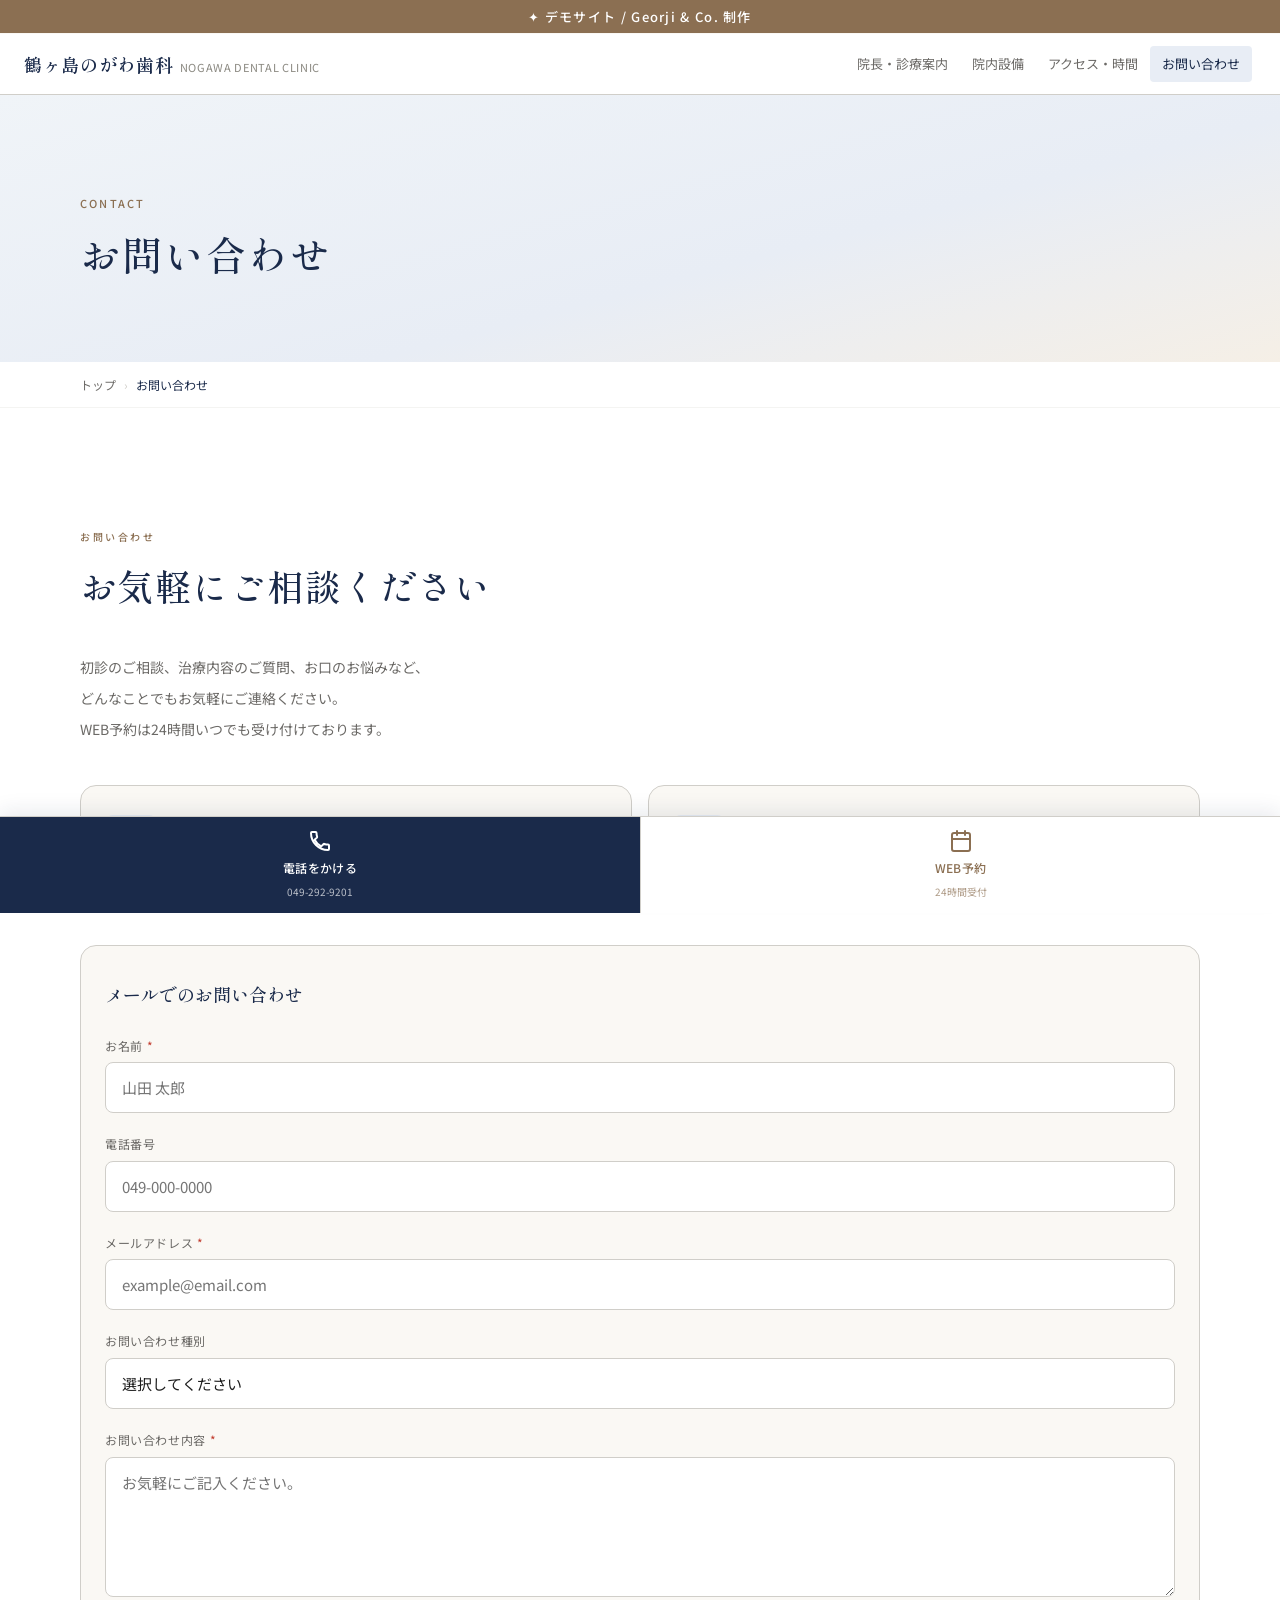
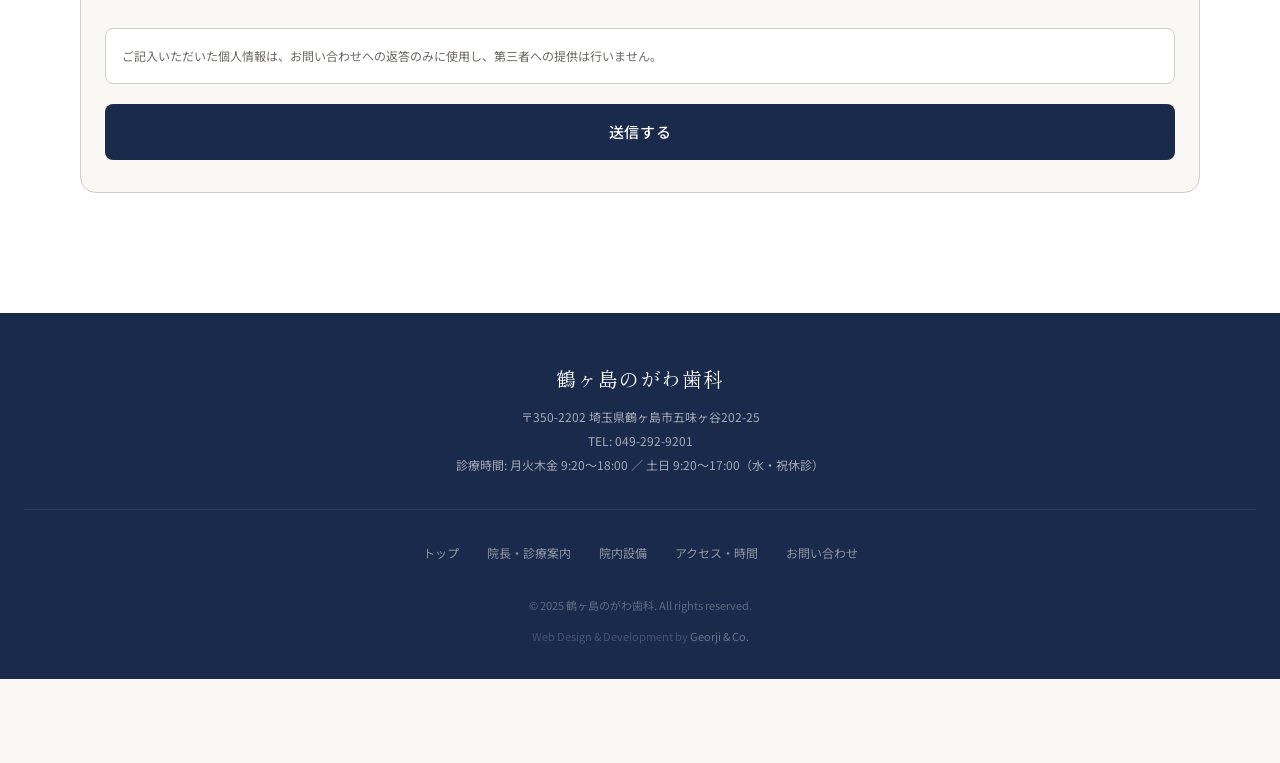
<file: contact.html>
<!DOCTYPE html>
<html lang="ja">
<head>
<meta charset="UTF-8">
<meta name="viewport" content="width=device-width, initial-scale=1.0">
<title>お問い合わせ | 鶴ヶ島のがわ歯科</title>
<meta name="description" content="鶴ヶ島のがわ歯科へのお問い合わせ。初診のご相談、治療内容のご質問など、お気軽にご連絡ください。WEB予約は24時間受付中。">
<meta name="keywords" content="鶴ヶ島のがわ歯科,お問い合わせ,予約,初診">
<link rel="canonical" href="https://nogawashika-demo.georji-and-co.github.io/contact.html">
<meta property="og:title" content="お問い合わせ | 鶴ヶ島のがわ歯科">
<meta property="og:description" content="初診のご相談、治療内容のご質問など、お気軽にご連絡ください。">
<meta property="og:type" content="website">
<link rel="preconnect" href="https://fonts.googleapis.com">
<link rel="preconnect" href="https://fonts.gstatic.com" crossorigin>
<link href="https://fonts.googleapis.com/css2?family=Shippori+Mincho:wght@400;500;600&family=Noto+Sans+JP:wght@300;400;500&display=swap" rel="stylesheet">
<link rel="stylesheet" href="style.css">
<style>
.contact-section { background: var(--warm-white); }
.contact-intro { font-size: 14px; color: var(--text-muted); line-height: 2.2; margin-bottom: 40px; max-width: 560px; }
.contact-options {
  display: grid;
  grid-template-columns: 1fr;
  gap: 16px;
  margin-bottom: 48px;
}
.contact-option {
  background: var(--cream);
  border-radius: var(--radius-lg);
  padding: 28px 24px;
  display: flex;
  gap: 20px;
  align-items: center;
  border: 1px solid var(--gray-300);
}
.contact-option-icon {
  width: 52px; height: 52px;
  border-radius: var(--radius-md);
  background: var(--navy-pale);
  display: flex;
  align-items: center;
  justify-content: center;
  flex-shrink: 0;
}
.contact-option-icon svg { width: 24px; height: 24px; stroke: var(--navy); fill: none; stroke-width: 1.5; stroke-linecap: round; stroke-linejoin: round; }
.contact-option-title { font-family: var(--font-serif); font-size: 16px; color: var(--navy); font-weight: 500; margin-bottom: 4px; }
.contact-option-sub { font-size: 12px; color: var(--text-muted); }
.contact-option-btn {
  margin-left: auto;
  display: inline-flex;
  align-items: center;
  gap: 6px;
  background: var(--navy);
  color: white;
  height: 44px;
  padding: 0 20px;
  border-radius: var(--radius-md);
  font-size: 13px;
  font-weight: 500;
  white-space: nowrap;
  flex-shrink: 0;
}
.contact-option-btn.wood {
  background: var(--wood-pale);
  color: var(--wood);
  border: 1px solid var(--wood-light);
}

.form-card {
  background: var(--cream);
  border-radius: var(--radius-lg);
  padding: 32px 24px;
  border: 1px solid var(--gray-300);
}
.form-section-title {
  font-family: var(--font-serif);
  font-size: 18px;
  color: var(--navy);
  font-weight: 500;
  margin-bottom: 24px;
}
.contact-fields { display: grid; gap: 20px; margin-bottom: 24px; }
.field-label { font-size: 12px; color: var(--text-muted); margin-bottom: 6px; letter-spacing: 0.05em; }
.field-required { color: #c0392b; margin-left: 4px; }
.field-input, .field-textarea, .field-select {
  width: 100%;
  border: 1px solid var(--gray-300);
  border-radius: var(--radius-md);
  padding: 14px 16px;
  font-family: var(--font-sans);
  font-size: 15px;
  color: var(--text-main);
  background: white;
  transition: border-color 0.2s;
  min-height: 44px;
  outline: none;
  appearance: none;
}
.field-input:focus, .field-textarea:focus, .field-select:focus { border-color: var(--navy); }
.field-textarea { height: 140px; resize: vertical; }
.privacy-note {
  font-size: 12px;
  color: var(--text-muted);
  line-height: 1.8;
  margin-bottom: 20px;
  padding: 16px;
  background: white;
  border-radius: var(--radius-md);
  border: 1px solid var(--gray-300);
}
.submit-btn {
  width: 100%;
  height: 56px;
  background: var(--navy);
  color: white;
  border: none;
  border-radius: var(--radius-md);
  font-family: var(--font-sans);
  font-size: 15px;
  font-weight: 500;
  cursor: pointer;
  letter-spacing: 0.05em;
  transition: background 0.2s, transform 0.1s;
}
.submit-btn:active { background: var(--navy-light); transform: scale(0.98); }

@media (min-width: 768px) {
  .contact-options { grid-template-columns: 1fr 1fr; }
}
</style>
</head>
<body>

<!-- HEADER -->
<div class="demo-banner">✦ デモサイト / Georji &amp; Co. 制作</div>
<header class="site-header">
  <div class="header-top">
    <a href="index.html" class="logo">
      <span class="logo-main">鶴ヶ島のがわ歯科</span>
      <span class="logo-sub">NOGAWA DENTAL CLINIC</span>
    </a>
    <nav class="header-nav">
      <a href="clinic.html">院長・診療案内</a>
      <a href="facility.html">院内設備</a>
      <a href="access.html">アクセス・時間</a>
      <a href="contact.html" class="active">お問い合わせ</a>
    </nav>
  </div>
  <nav class="bottom-nav">
    <a href="clinic.html">
      <svg viewBox="0 0 24 24"><path d="M20 21v-2a4 4 0 00-4-4H8a4 4 0 00-4 4v2"/><circle cx="12" cy="7" r="4"/></svg>
      院長
    </a>
    <a href="clinic.html#services">
      <svg viewBox="0 0 24 24"><path d="M22 12h-4l-3 9L9 3l-3 9H2"/></svg>
      診療
    </a>
    <a href="access.html">
      <svg viewBox="0 0 24 24"><circle cx="12" cy="12" r="10"/><polyline points="12 6 12 12 16 14"/></svg>
      時間
    </a>
    <a href="facility.html">
      <svg viewBox="0 0 24 24"><rect x="3" y="3" width="7" height="7"/><rect x="14" y="3" width="7" height="7"/><rect x="14" y="14" width="7" height="7"/><rect x="3" y="14" width="7" height="7"/></svg>
      設備
    </a>
    <a href="access.html">
      <svg viewBox="0 0 24 24"><path d="M21 10c0 7-9 13-9 13s-9-6-9-13a9 9 0 0118 0z"/><circle cx="12" cy="10" r="3"/></svg>
      アクセス
    </a>
    <a href="contact.html" class="active">
      <svg viewBox="0 0 24 24"><path d="M4 4h16c1.1 0 2 .9 2 2v12c0 1.1-.9 2-2 2H4c-1.1 0-2-.9-2-2V6c0-1.1.9-2 2-2z"/><polyline points="22,6 12,13 2,6"/></svg>
      お問合せ
    </a>
  </nav>
</header>

<!-- PAGE HERO -->
<div class="page-hero">
  <p class="page-hero-eyebrow">Contact</p>
  <h1 class="page-hero-title">お問い合わせ</h1>
</div>

<!-- BREADCRUMB -->
<div class="breadcrumb">
  <a href="index.html">トップ</a>
  <span class="breadcrumb-sep">›</span>
  <span class="breadcrumb-current">お問い合わせ</span>
</div>

<!-- CONTACT -->
<section class="contact-section fade-in">
  <div class="section-label">お問い合わせ</div>
  <h2 class="section-title">お気軽にご相談ください</h2>
  <p class="contact-intro">初診のご相談、治療内容のご質問、お口のお悩みなど、どんなことでもお気軽にご連絡ください。WEB予約は24時間いつでも受け付けております。</p>

  <div class="contact-options">
    <div class="contact-option">
      <div class="contact-option-icon">
        <svg viewBox="0 0 24 24"><path d="M6.6 10.8c1.4 2.8 3.8 5.1 6.6 6.6l2.2-2.2c.3-.3.7-.4 1-.2 1.1.4 2.3.6 3.6.6.6 0 1 .4 1 1V20c0 .6-.4 1-1 1C10.6 21 3 13.4 3 4c0-.6.4-1 1-1h3.5c.6 0 1 .4 1 1 0 1.3.2 2.5.6 3.6.1.3 0 .7-.2 1L6.6 10.8z"/></svg>
      </div>
      <div>
        <div class="contact-option-title">お電話</div>
        <div class="contact-option-sub">受付時間内に承ります</div>
      </div>
      <a href="tel:049-292-9201" class="contact-option-btn">049-292-9201</a>
    </div>
    <div class="contact-option">
      <div class="contact-option-icon">
        <svg viewBox="0 0 24 24"><rect x="3" y="4" width="18" height="18" rx="2" ry="2"/><line x1="16" y1="2" x2="16" y2="6"/><line x1="8" y1="2" x2="8" y2="6"/><line x1="3" y1="10" x2="21" y2="10"/></svg>
      </div>
      <div>
        <div class="contact-option-title">WEB予約</div>
        <div class="contact-option-sub">24時間いつでも受付</div>
      </div>
      <a href="https://www.v-apo.net/nogawashika/login" target="_blank" rel="noopener" class="contact-option-btn wood">予約する</a>
    </div>
  </div>

  <div class="form-card">
    <div class="form-section-title">メールでのお問い合わせ</div>
    <form action="https://formspree.io/f/XXXXXXXX" method="POST">
      <div class="contact-fields">
        <div>
          <div class="field-label">お名前<span class="field-required">*</span></div>
          <input class="field-input" type="text" name="name" placeholder="山田 太郎" required>
        </div>
        <div>
          <div class="field-label">電話番号</div>
          <input class="field-input" type="tel" name="phone" placeholder="049-000-0000">
        </div>
        <div>
          <div class="field-label">メールアドレス<span class="field-required">*</span></div>
          <input class="field-input" type="email" name="email" placeholder="example@email.com" required>
        </div>
        <div>
          <div class="field-label">お問い合わせ種別</div>
          <select class="field-select" name="category">
            <option value="">選択してください</option>
            <option>初診のご相談</option>
            <option>治療内容について</option>
            <option>診療時間・予約について</option>
            <option>その他</option>
          </select>
        </div>
        <div>
          <div class="field-label">お問い合わせ内容<span class="field-required">*</span></div>
          <textarea class="field-textarea" name="message" placeholder="お気軽にご記入ください。" required></textarea>
        </div>
      </div>
      <div class="privacy-note">
        ご記入いただいた個人情報は、お問い合わせへの返答のみに使用し、第三者への提供は行いません。
      </div>
      <button type="submit" class="submit-btn">送信する</button>
    </form>
  </div>
</section>

<!-- FOOTER -->
<footer class="site-footer">
  <div class="footer-logo">鶴ヶ島のがわ歯科</div>
  <div class="footer-address">
    〒350-2202 埼玉県鶴ヶ島市五味ヶ谷202-25<br>
    TEL: 049-292-9201<br>
    診療時間: 月火木金 9:20〜18:00 ／ 土日 9:20〜17:00（水・祝休診）
  </div>
  <nav class="footer-nav">
    <a href="index.html">トップ</a>
    <a href="clinic.html">院長・診療案内</a>
    <a href="facility.html">院内設備</a>
    <a href="access.html">アクセス・時間</a>
    <a href="contact.html">お問い合わせ</a>
  </nav>
  <div class="footer-copy">© 2025 鶴ヶ島のがわ歯科. All rights reserved.</div>
  <div class="footer-credit">Web Design &amp; Development by <a href="https://georji-and-co.github.io/" target="_blank">Georji &amp; Co.</a></div>
</footer>

<!-- STICKY CTA BAR -->
<div class="sticky-bar">
  <a href="tel:049-292-9201" class="sticky-btn sticky-btn-call">
    <div class="sticky-btn-icon">
      <svg viewBox="0 0 24 24" fill="none" stroke="currentColor" stroke-width="2" stroke-linecap="round" stroke-linejoin="round"><path d="M6.6 10.8c1.4 2.8 3.8 5.1 6.6 6.6l2.2-2.2c.3-.3.7-.4 1-.2 1.1.4 2.3.6 3.6.6.6 0 1 .4 1 1V20c0 .6-.4 1-1 1C10.6 21 3 13.4 3 4c0-.6.4-1 1-1h3.5c.6 0 1 .4 1 1 0 1.3.2 2.5.6 3.6.1.3 0 .7-.2 1L6.6 10.8z"/></svg>
    </div>
    <span class="sticky-btn-label">電話をかける</span>
    <span class="sticky-btn-sub">049-292-9201</span>
  </a>
  <a href="https://www.v-apo.net/nogawashika/login" target="_blank" rel="noopener" class="sticky-btn sticky-btn-web">
    <div class="sticky-btn-icon">
      <svg viewBox="0 0 24 24" fill="none" stroke="currentColor" stroke-width="2" stroke-linecap="round" stroke-linejoin="round"><rect x="3" y="4" width="18" height="18" rx="2" ry="2"/><line x1="16" y1="2" x2="16" y2="6"/><line x1="8" y1="2" x2="8" y2="6"/><line x1="3" y1="10" x2="21" y2="10"/></svg>
    </div>
    <span class="sticky-btn-label">WEB予約</span>
    <span class="sticky-btn-sub">24時間受付</span>
  </a>
</div>

<script src="common.js"></script>
<script>initStatus(); initFadeIn();</script>
</body>
</html>
</file>
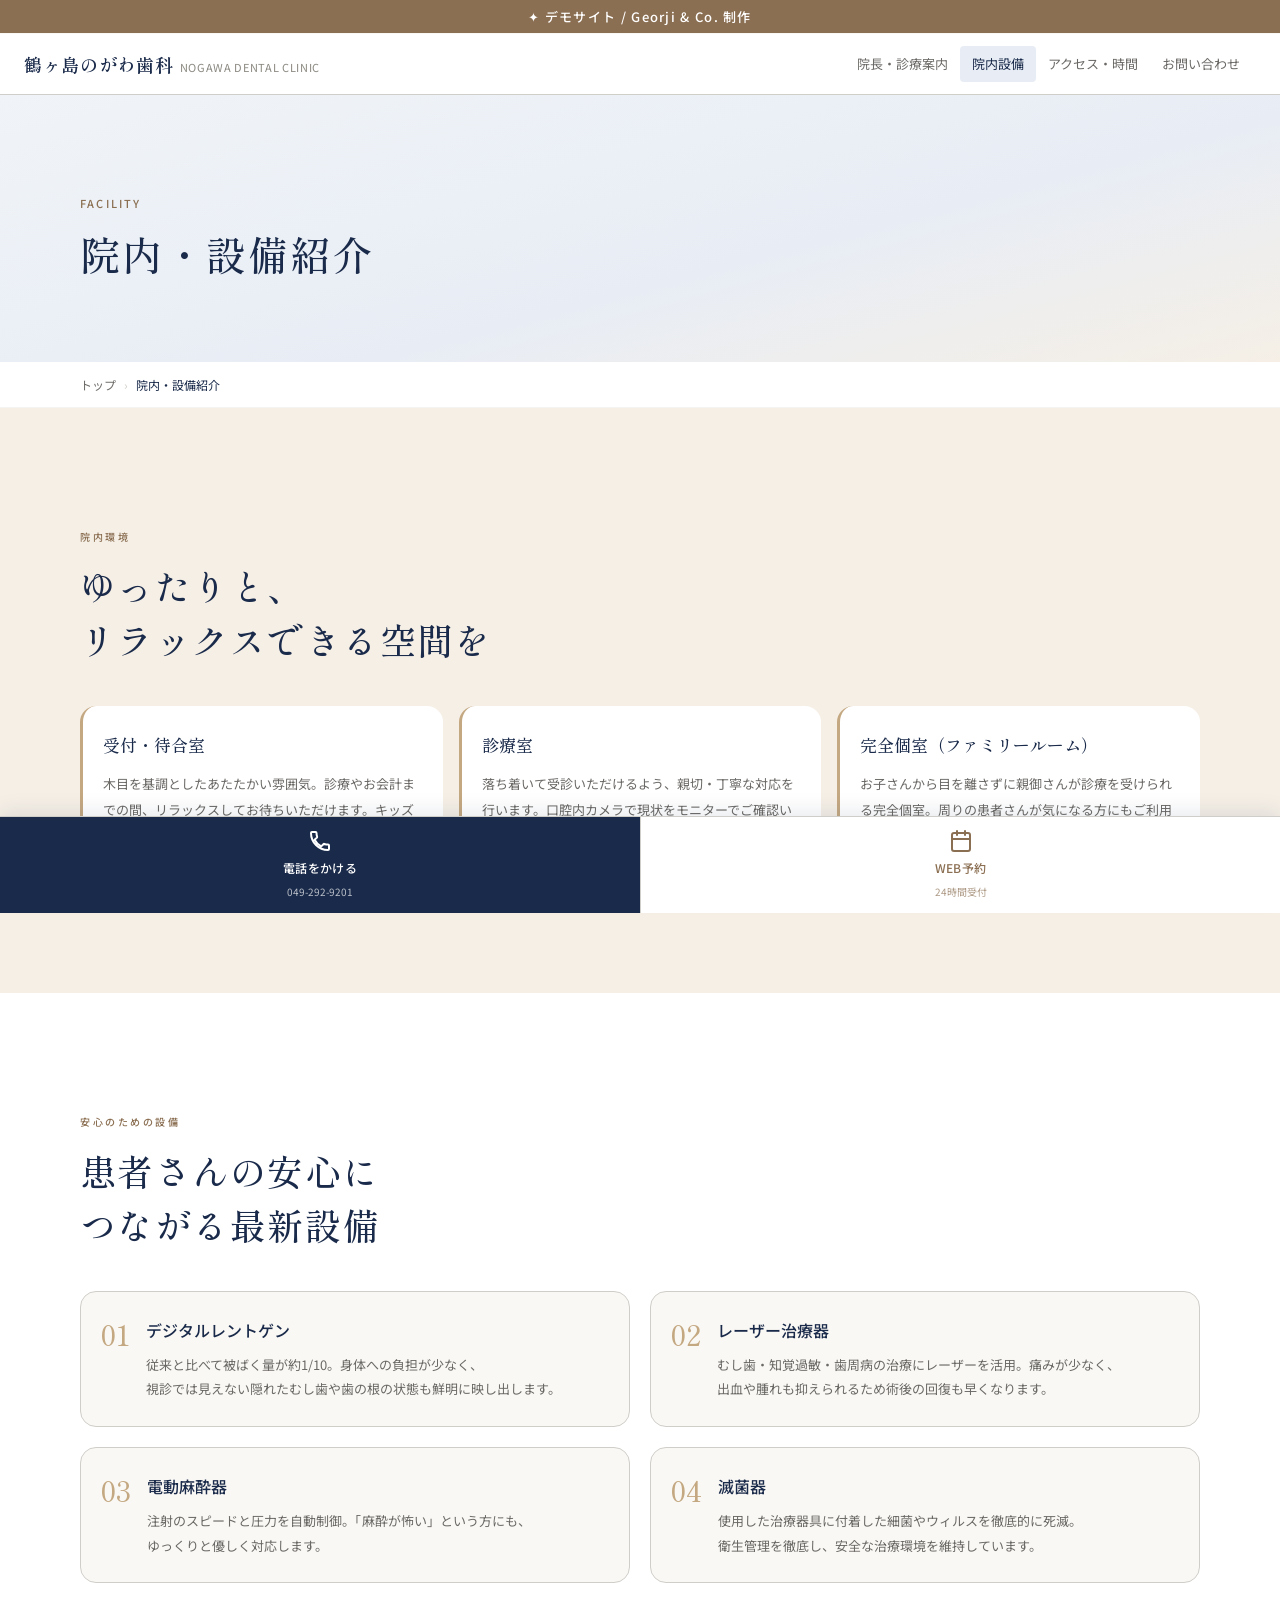
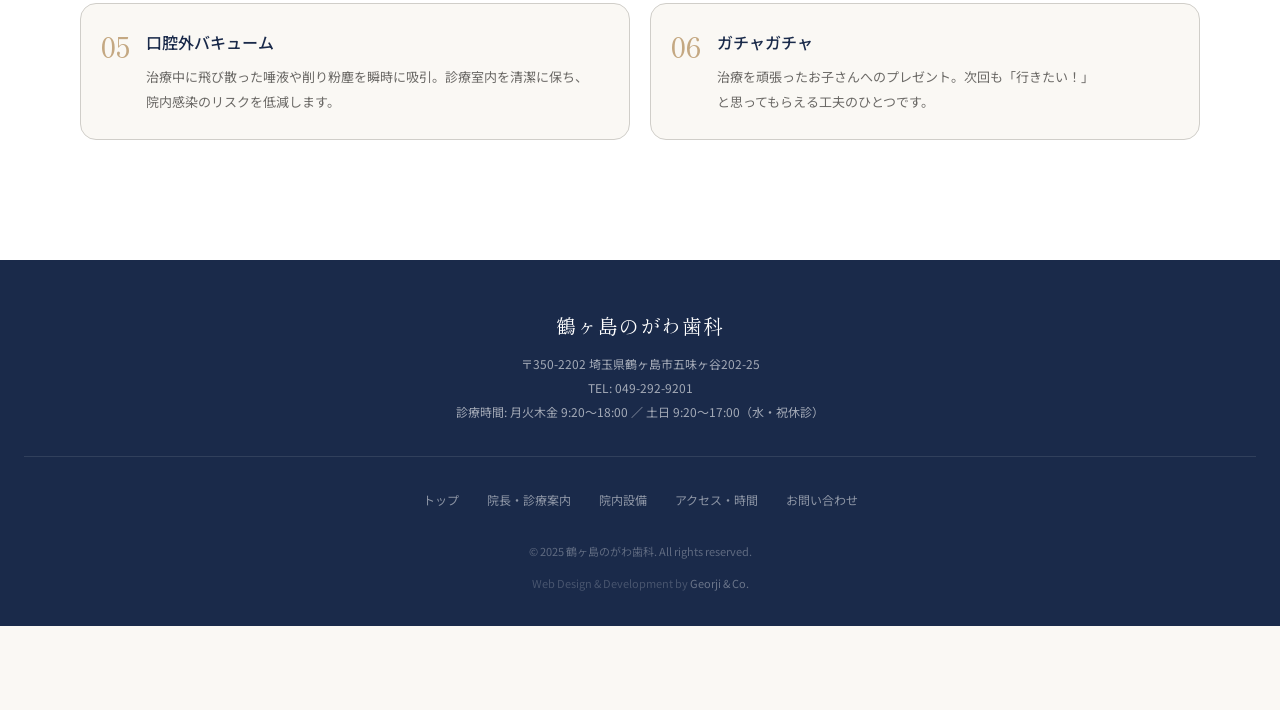
<file: facility.html>
<!DOCTYPE html>
<html lang="ja">
<head>
<meta charset="UTF-8">
<meta name="viewport" content="width=device-width, initial-scale=1.0">
<title>院内・設備紹介 | 鶴ヶ島のがわ歯科</title>
<meta name="description" content="鶴ヶ島のがわ歯科の院内・設備紹介。デジタルレントゲン、レーザー治療器、完全個室ファミリールーム、滅菌器など充実した設備をご紹介します。">
<meta name="keywords" content="鶴ヶ島のがわ歯科,院内設備,デジタルレントゲン,レーザー治療,個室,ファミリールーム">
<link rel="canonical" href="https://nogawashika-demo.georji-and-co.github.io/facility.html">
<meta property="og:title" content="院内・設備紹介 | 鶴ヶ島のがわ歯科">
<meta property="og:description" content="患者さんの安心・安全のための充実した設備をご紹介します。">
<meta property="og:type" content="website">
<link rel="preconnect" href="https://fonts.googleapis.com">
<link rel="preconnect" href="https://fonts.gstatic.com" crossorigin>
<link href="https://fonts.googleapis.com/css2?family=Shippori+Mincho:wght@400;500;600&family=Noto+Sans+JP:wght@300;400;500&display=swap" rel="stylesheet">
<link rel="stylesheet" href="style.css">
<style>
.facilities-section { background: var(--warm-white); }
.facilities-list { display: grid; grid-template-columns: 1fr; gap: 20px; }
.facility-item {
  background: var(--cream);
  border-radius: var(--radius-lg);
  padding: 24px 20px;
  display: grid;
  grid-template-columns: auto 1fr;
  gap: 16px;
  align-items: start;
  border: 1px solid var(--gray-300);
  min-width: 0;
}
.facility-item > div:last-child { min-width: 0; }
.facility-number {
  font-family: var(--font-serif);
  font-size: 28px;
  color: var(--wood-light);
  font-weight: 500;
  line-height: 1;
  padding-top: 4px;
}
.facility-name { font-size: 16px; font-weight: 500; color: var(--navy); margin-bottom: 8px; }
.facility-benefit { font-size: 13px; color: var(--text-muted); line-height: 1.9; }

.rooms-section { background: var(--wood-pale); padding: 64px 20px; }
.rooms-grid { display: grid; grid-template-columns: 1fr; gap: 16px; }
.room-card {
  background: var(--warm-white);
  border-radius: var(--radius-lg);
  padding: 24px 20px;
  border-left: 3px solid var(--wood-light);
  min-width: 0;
  overflow: hidden;
}
.room-name { font-family: var(--font-serif); font-size: 17px; color: var(--navy); font-weight: 500; margin-bottom: 10px; }
.room-desc { font-size: 13px; color: var(--text-muted); line-height: 2; word-break: break-all; overflow-wrap: break-word; }

@media (min-width: 768px) {
  .facilities-list { grid-template-columns: 1fr 1fr; }
  .rooms-grid { grid-template-columns: 1fr 1fr 1fr; }
  .rooms-section { padding: 100px 48px; }
}
@media (min-width: 1024px) {
  .rooms-section { padding: 120px max(48px, calc(50vw - 560px)); }
}
</style>
</head>
<body>

<!-- HEADER -->
<div class="demo-banner">✦ デモサイト / Georji &amp; Co. 制作</div>
<header class="site-header">
  <div class="header-top">
    <a href="index.html" class="logo">
      <span class="logo-main">鶴ヶ島のがわ歯科</span>
      <span class="logo-sub">NOGAWA DENTAL CLINIC</span>
    </a>
    <nav class="header-nav">
      <a href="clinic.html">院長・診療案内</a>
      <a href="facility.html" class="active">院内設備</a>
      <a href="access.html">アクセス・時間</a>
      <a href="contact.html">お問い合わせ</a>
    </nav>
  </div>
  <nav class="bottom-nav">
    <a href="clinic.html">
      <svg viewBox="0 0 24 24"><path d="M20 21v-2a4 4 0 00-4-4H8a4 4 0 00-4 4v2"/><circle cx="12" cy="7" r="4"/></svg>
      院長
    </a>
    <a href="clinic.html#services">
      <svg viewBox="0 0 24 24"><path d="M22 12h-4l-3 9L9 3l-3 9H2"/></svg>
      診療
    </a>
    <a href="access.html">
      <svg viewBox="0 0 24 24"><circle cx="12" cy="12" r="10"/><polyline points="12 6 12 12 16 14"/></svg>
      時間
    </a>
    <a href="facility.html" class="active">
      <svg viewBox="0 0 24 24"><rect x="3" y="3" width="7" height="7"/><rect x="14" y="3" width="7" height="7"/><rect x="14" y="14" width="7" height="7"/><rect x="3" y="14" width="7" height="7"/></svg>
      設備
    </a>
    <a href="access.html">
      <svg viewBox="0 0 24 24"><path d="M21 10c0 7-9 13-9 13s-9-6-9-13a9 9 0 0118 0z"/><circle cx="12" cy="10" r="3"/></svg>
      アクセス
    </a>
    <a href="contact.html">
      <svg viewBox="0 0 24 24"><path d="M4 4h16c1.1 0 2 .9 2 2v12c0 1.1-.9 2-2 2H4c-1.1 0-2-.9-2-2V6c0-1.1.9-2 2-2z"/><polyline points="22,6 12,13 2,6"/></svg>
      お問合せ
    </a>
  </nav>
</header>

<!-- PAGE HERO -->
<div class="page-hero">
  <p class="page-hero-eyebrow">Facility</p>
  <h1 class="page-hero-title">院内・設備紹介</h1>
</div>

<!-- BREADCRUMB -->
<div class="breadcrumb">
  <a href="index.html">トップ</a>
  <span class="breadcrumb-sep">›</span>
  <span class="breadcrumb-current">院内・設備紹介</span>
</div>

<!-- ROOMS -->
<section class="rooms-section fade-in">
  <div class="section-label">院内環境</div>
  <h2 class="section-title">ゆったりと、<br>リラックスできる空間を</h2>
  <div class="rooms-grid">
    <div class="room-card">
      <div class="room-name">受付・待合室</div>
      <div class="room-desc">木目を基調としたあたたかい雰囲気。診療やお会計までの間、リラックスしてお待ちいただけます。キッズスペースもございます。</div>
    </div>
    <div class="room-card">
      <div class="room-name">診療室</div>
      <div class="room-desc">落ち着いて受診いただけるよう、親切・丁寧な対応を行います。口腔内カメラで現状をモニターでご確認いただけます。</div>
    </div>
    <div class="room-card">
      <div class="room-name">完全個室（ファミリールーム）</div>
      <div class="room-desc">お子さんから目を離さずに親御さんが診療を受けられる完全個室。周りの患者さんが気になる方にもご利用いただけます。</div>
    </div>
  </div>
</section>

<!-- FACILITIES -->
<section class="facilities-section fade-in">
  <div class="section-label">安心のための設備</div>
  <h2 class="section-title">患者さんの安心に<br>つながる最新設備</h2>
  <div class="facilities-list">
    <div class="facility-item">
      <div class="facility-number">01</div>
      <div>
        <div class="facility-name">デジタルレントゲン</div>
        <div class="facility-benefit">従来と比べて被ばく量が約1/10。身体への負担が少なく、視診では見えない隠れたむし歯や歯の根の状態も鮮明に映し出します。</div>
      </div>
    </div>
    <div class="facility-item">
      <div class="facility-number">02</div>
      <div>
        <div class="facility-name">レーザー治療器</div>
        <div class="facility-benefit">むし歯・知覚過敏・歯周病の治療にレーザーを活用。痛みが少なく、出血や腫れも抑えられるため術後の回復も早くなります。</div>
      </div>
    </div>
    <div class="facility-item">
      <div class="facility-number">03</div>
      <div>
        <div class="facility-name">電動麻酔器</div>
        <div class="facility-benefit">注射のスピードと圧力を自動制御。「麻酔が怖い」という方にも、ゆっくりと優しく対応します。</div>
      </div>
    </div>
    <div class="facility-item">
      <div class="facility-number">04</div>
      <div>
        <div class="facility-name">滅菌器</div>
        <div class="facility-benefit">使用した治療器具に付着した細菌やウィルスを徹底的に死滅。衛生管理を徹底し、安全な治療環境を維持しています。</div>
      </div>
    </div>
    <div class="facility-item">
      <div class="facility-number">05</div>
      <div>
        <div class="facility-name">口腔外バキューム</div>
        <div class="facility-benefit">治療中に飛び散った唾液や削り粉塵を瞬時に吸引。診療室内を清潔に保ち、院内感染のリスクを低減します。</div>
      </div>
    </div>
    <div class="facility-item">
      <div class="facility-number">06</div>
      <div>
        <div class="facility-name">ガチャガチャ</div>
        <div class="facility-benefit">治療を頑張ったお子さんへのプレゼント。次回も「行きたい！」と思ってもらえる工夫のひとつです。</div>
      </div>
    </div>
  </div>
</section>

<!-- FOOTER -->
<footer class="site-footer">
  <div class="footer-logo">鶴ヶ島のがわ歯科</div>
  <div class="footer-address">
    〒350-2202 埼玉県鶴ヶ島市五味ヶ谷202-25<br>
    TEL: 049-292-9201<br>
    診療時間: 月火木金 9:20〜18:00 ／ 土日 9:20〜17:00（水・祝休診）
  </div>
  <nav class="footer-nav">
    <a href="index.html">トップ</a>
    <a href="clinic.html">院長・診療案内</a>
    <a href="facility.html">院内設備</a>
    <a href="access.html">アクセス・時間</a>
    <a href="contact.html">お問い合わせ</a>
  </nav>
  <div class="footer-copy">© 2025 鶴ヶ島のがわ歯科. All rights reserved.</div>
  <div class="footer-credit">Web Design &amp; Development by <a href="https://georji-and-co.github.io/" target="_blank">Georji &amp; Co.</a></div>
</footer>

<!-- STICKY CTA BAR -->
<div class="sticky-bar">
  <a href="tel:049-292-9201" class="sticky-btn sticky-btn-call">
    <div class="sticky-btn-icon">
      <svg viewBox="0 0 24 24" fill="none" stroke="currentColor" stroke-width="2" stroke-linecap="round" stroke-linejoin="round"><path d="M6.6 10.8c1.4 2.8 3.8 5.1 6.6 6.6l2.2-2.2c.3-.3.7-.4 1-.2 1.1.4 2.3.6 3.6.6.6 0 1 .4 1 1V20c0 .6-.4 1-1 1C10.6 21 3 13.4 3 4c0-.6.4-1 1-1h3.5c.6 0 1 .4 1 1 0 1.3.2 2.5.6 3.6.1.3 0 .7-.2 1L6.6 10.8z"/></svg>
    </div>
    <span class="sticky-btn-label">電話をかける</span>
    <span class="sticky-btn-sub">049-292-9201</span>
  </a>
  <a href="https://www.v-apo.net/nogawashika/login" target="_blank" rel="noopener" class="sticky-btn sticky-btn-web">
    <div class="sticky-btn-icon">
      <svg viewBox="0 0 24 24" fill="none" stroke="currentColor" stroke-width="2" stroke-linecap="round" stroke-linejoin="round"><rect x="3" y="4" width="18" height="18" rx="2" ry="2"/><line x1="16" y1="2" x2="16" y2="6"/><line x1="8" y1="2" x2="8" y2="6"/><line x1="3" y1="10" x2="21" y2="10"/></svg>
    </div>
    <span class="sticky-btn-label">WEB予約</span>
    <span class="sticky-btn-sub">24時間受付</span>
  </a>
</div>

<script src="common.js"></script>
<script>initStatus(); initFadeIn();</script>
</body>
</html>
</file>
<file: style.css>
/* ═══════════════════════════════════════
   鶴ヶ島のがわ歯科 — 共通スタイル
   Georji & Co.
═══════════════════════════════════════ */

*, *::before, *::after {
  box-sizing: border-box;
  margin: 0;
  padding: 0;
  word-break: keep-all;
  overflow-wrap: break-word;
}

:root {
  --navy: #1a2a4a;
  --navy-light: #2d4070;
  --navy-pale: #e8edf5;
  --cream: #faf8f4;
  --warm-white: #ffffff;
  --wood: #8b6f52;
  --wood-light: #c4a882;
  --wood-pale: #f5efe6;
  --gray-100: #f4f4f2;
  --gray-300: #d0cec9;
  --gray-500: #8a8880;
  --gray-700: #4a4845;
  --text-main: #1e1e1e;
  --text-muted: #6b6966;
  --font-serif: 'Shippori Mincho', serif;
  --font-sans: 'Noto Sans JP', sans-serif;
  --radius-sm: 4px;
  --radius-md: 8px;
  --radius-lg: 16px;
  --shadow-soft: 0 2px 16px rgba(26,42,74,0.08);
  --shadow-card: 0 4px 32px rgba(26,42,74,0.12);
  --sticky-bar-h: 84px;
  --header-h: 138px;
}

html {
  scroll-behavior: smooth;
  overflow-x: hidden;
}

body {
  overflow-x: hidden;
  font-family: var(--font-sans);
  background: var(--cream);
  color: var(--text-main);
  font-size: 15px;
  line-height: 1.8;
  padding-bottom: var(--sticky-bar-h);
}

img { display: block; width: 100%; }
a { text-decoration: none; color: inherit; }
ul { list-style: none; }

/* ─── DEMO BANNER ─── */
.demo-banner {
  position: fixed;
  top: 0; left: 0; right: 0;
  z-index: 300;
  background: var(--wood);
  color: white;
  text-align: center;
  font-size: 13px;
  font-weight: 500;
  letter-spacing: 0.1em;
  padding: 10px 16px;
  line-height: 1;
}

/* ─── HEADER ─── */
.site-header {
  position: fixed;
  top: 34px; left: 0; right: 0;
  z-index: 100;
  background: rgba(255,255,255,0.95);
  backdrop-filter: blur(12px);
  border-bottom: 1px solid var(--gray-300);
}
.header-top {
  height: 60px;
  display: flex;
  align-items: center;
  justify-content: space-between;
  padding: 0 20px;
}
.logo {
  display: flex;
  align-items: baseline;
  gap: 6px;
}
.logo-main {
  font-family: var(--font-serif);
  font-size: 18px;
  font-weight: 600;
  color: var(--navy);
  letter-spacing: 0.04em;
}
.logo-sub {
  font-size: 11px;
  color: var(--gray-500);
  letter-spacing: 0.06em;
}

/* ─── DESKTOP INLINE NAV ─── */
.header-nav { display: none; }

/* ─── MOBILE BOTTOM NAV ─── */
.bottom-nav {
  display: grid;
  grid-template-columns: repeat(6, 1fr);
  border-top: 1px solid var(--gray-300);
  background: white;
}
.bottom-nav a {
  display: flex;
  flex-direction: column;
  align-items: center;
  justify-content: center;
  gap: 3px;
  padding: 8px 2px;
  font-size: 9px;
  color: var(--text-muted);
  letter-spacing: 0.02em;
  border-right: 1px solid var(--gray-100);
  min-height: 44px;
  transition: color 0.15s, background 0.15s;
}
.bottom-nav a:last-child { border-right: none; }
.bottom-nav a:active,
.bottom-nav a.active { color: var(--navy); background: var(--navy-pale); }
.bottom-nav svg {
  width: 16px; height: 16px;
  stroke: currentColor;
  fill: none;
  stroke-width: 1.8;
  stroke-linecap: round;
  stroke-linejoin: round;
}

/* ─── STATUS CHIP ─── */
.status-chip {
  position: fixed;
  top: calc(var(--header-h) + 8px);
  left: 50%;
  transform: translateX(-50%);
  z-index: 80;
  display: flex;
  align-items: center;
  gap: 8px;
  background: white;
  border: 1px solid var(--gray-300);
  border-radius: 24px;
  padding: 8px 18px;
  box-shadow: var(--shadow-soft);
  font-size: 13px;
  white-space: nowrap;
}
.status-dot {
  width: 8px; height: 8px;
  border-radius: 50%;
  background: #4caf50;
  flex-shrink: 0;
  animation: pulse-dot 2s ease-in-out infinite;
}
.status-dot.closed { background: var(--gray-300); animation: none; }
@keyframes pulse-dot {
  0%, 100% { opacity: 1; }
  50% { opacity: 0.4; }
}
.status-text { color: var(--text-main); font-weight: 500; }
.status-time { color: var(--text-muted); }

/* ─── PAGE HERO (inner pages) ─── */
.page-hero {
  margin-top: var(--header-h);
  background: linear-gradient(165deg, #f0f4f8 0%, #e8edf5 60%, #f5efe6 100%);
  padding: 60px 24px 48px;
  text-align: center;
}
.page-hero-eyebrow {
  font-size: 11px;
  letter-spacing: 0.2em;
  color: var(--wood);
  text-transform: uppercase;
  margin-bottom: 12px;
  font-weight: 500;
}
.page-hero-title {
  font-family: var(--font-serif);
  font-size: clamp(24px, 6vw, 40px);
  font-weight: 500;
  color: var(--navy);
  letter-spacing: 0.05em;
  line-height: 1.4;
}

/* ─── BREADCRUMB ─── */
.breadcrumb {
  display: flex;
  align-items: center;
  gap: 8px;
  padding: 12px 24px;
  font-size: 12px;
  color: var(--text-muted);
  background: var(--warm-white);
  border-bottom: 1px solid var(--gray-100);
}
.breadcrumb a { color: var(--text-muted); }
.breadcrumb a:hover { color: var(--navy); }
.breadcrumb-sep { color: var(--gray-300); }
.breadcrumb-current { color: var(--navy); }

/* ─── SECTION BASE ─── */
.section { padding: 80px 24px; }
.section-label {
  font-size: 10px;
  letter-spacing: 0.25em;
  text-transform: uppercase;
  color: var(--wood);
  margin-bottom: 12px;
  font-weight: 500;
}
.section-title {
  font-family: var(--font-serif);
  font-size: clamp(22px, 5vw, 36px);
  font-weight: 500;
  color: var(--navy);
  line-height: 1.5;
  letter-spacing: 0.04em;
  margin-bottom: 40px;
}

/* ─── BUTTONS ─── */
.btn-primary {
  display: inline-flex;
  align-items: center;
  justify-content: center;
  gap: 10px;
  background: var(--navy);
  color: white;
  height: 56px;
  padding: 0 28px;
  border-radius: var(--radius-md);
  font-size: 15px;
  font-weight: 500;
  letter-spacing: 0.04em;
  transition: background 0.2s, transform 0.1s;
}
.btn-primary:active { transform: scale(0.98); }
.btn-secondary {
  display: inline-flex;
  align-items: center;
  justify-content: center;
  gap: 10px;
  background: white;
  color: var(--navy);
  border: 1px solid var(--navy-pale);
  height: 52px;
  padding: 0 24px;
  border-radius: var(--radius-md);
  font-size: 14px;
  font-weight: 400;
}

/* ─── FOOTER ─── */
.site-footer {
  background: var(--navy);
  color: rgba(255,255,255,0.6);
  padding: 48px 24px 32px;
  text-align: center;
}
.footer-logo {
  font-family: var(--font-serif);
  font-size: 20px;
  color: white;
  margin-bottom: 8px;
  letter-spacing: 0.05em;
}
.footer-address { font-size: 12px; line-height: 2; margin-bottom: 32px; }
.footer-nav {
  display: flex;
  flex-wrap: wrap;
  justify-content: center;
  border-top: 1px solid rgba(255,255,255,0.1);
  padding-top: 24px;
  margin-bottom: 24px;
}
.footer-nav a {
  color: rgba(255,255,255,0.5);
  font-size: 12px;
  padding: 8px 14px;
  transition: color 0.2s;
}
.footer-nav a:hover { color: white; }
.footer-copy { font-size: 11px; color: rgba(255,255,255,0.3); }
.footer-credit { margin-top: 12px; font-size: 11px; color: rgba(255,255,255,0.2); }
.footer-credit a { color: rgba(255,255,255,0.35); }

/* ─── STICKY CTA BAR ─── */
.sticky-bar {
  position: fixed;
  bottom: 0; left: 0; right: 0;
  height: var(--sticky-bar-h);
  background: white;
  border-top: 1px solid var(--gray-300);
  display: grid;
  grid-template-columns: 1fr 1fr;
  z-index: 200;
  box-shadow: 0 -4px 20px rgba(26,42,74,0.1);
}
.sticky-btn {
  display: flex;
  flex-direction: column;
  align-items: center;
  justify-content: center;
  gap: 4px;
  height: 100%;
  padding: 12px 4px;
  border: none;
  cursor: pointer;
  font-family: var(--font-sans);
  transition: background 0.15s;
  -webkit-tap-highlight-color: transparent;
}
.sticky-btn:active { opacity: 0.8; }
.sticky-btn-call { background: var(--navy); color: white; }
.sticky-btn-web {
  background: var(--warm-white);
  color: var(--wood);
  border-left: 1px solid var(--gray-300);
}
.sticky-btn-icon {
  width: 24px; height: 24px;
  flex-shrink: 0;
  display: flex;
  align-items: center;
  justify-content: center;
}
.sticky-btn-icon svg { width: 24px; height: 24px; display: block; overflow: visible; }
.sticky-btn-label { font-size: 12px; font-weight: 500; letter-spacing: 0.03em; }
.sticky-btn-sub { font-size: 10px; opacity: 0.7; }

/* ─── ANIMATIONS ─── */
.fade-in {
  opacity: 0;
  transform: translateY(20px);
  transition: opacity 0.7s ease, transform 0.7s ease;
}
.fade-in.visible { opacity: 1; transform: none; }


/* ─── SECTION PADDING (各ページ個別) ─── */
.philosophy-section,
.services-section,
.facilities-section,
.rooms-section,
.access-section,
.contact-section,
.features-section,
.services-preview {
  padding: 64px 20px;
}

@media (min-width: 768px) {
  .philosophy-section,
  .services-section,
  .facilities-section,
  .rooms-section,
  .access-section,
  .contact-section,
  .features-section,
  .services-preview {
    padding: 100px 48px;
  }
}

@media (min-width: 1024px) {
  .philosophy-section,
  .services-section,
  .facilities-section,
  .rooms-section,
  .access-section,
  .contact-section,
  .features-section,
  .services-preview {
    padding: 120px max(48px, calc(50vw - 560px));
  }
}

/* ─── CARD OVERFLOW FIX ─── */
/* flexカード内のテキスト列が必ず縮むようにする */
.service-card > div:not(.service-icon),
.facility-item > div:not(.facility-number),
.contact-option > div:not(.contact-option-icon):not(.contact-option-btn) {
  min-width: 0;
  flex: 1;
}

/* ─── DESKTOP ─── */
@media (min-width: 768px) {
  :root { --header-h: 94px; }
  body { font-size: 16px; }
  .bottom-nav { display: none; }
  .header-nav {
    display: flex;
    align-items: center;
    padding: 0 4px;
  }
  .header-nav a {
    font-size: 13px;
    color: var(--text-muted);
    padding: 6px 12px;
    border-radius: var(--radius-sm);
    white-space: nowrap;
    transition: color 0.15s, background 0.15s;
  }
  .header-nav a:hover,
  .header-nav a.active { color: var(--navy); background: var(--navy-pale); }
  .header-top { padding: 0 24px; }
  .section { padding: 100px 48px; }
  .page-hero { padding: 80px 48px 64px; }
  .breadcrumb { padding: 12px 48px; }
}

@media (min-width: 1024px) {
  .section { padding: 120px max(48px, calc(50vw - 560px)); }
  .page-hero { padding: 100px max(48px, calc(50vw - 560px)) 80px; text-align: left; }
  .breadcrumb { padding: 12px max(48px, calc(50vw - 560px)); }
}

/* ─── MOBILE SAFEGUARDS ─── */
@media (max-width: 767px) {
  /* テーブル・グリッド系のはみ出し防止 */
  table { font-size: 12px; }
  th, td { padding: 8px 6px !important; }

  /* section系の横幅を確実に収める */
  .section { padding: 64px 20px; }
  .page-hero { padding: 48px 20px 40px; }

  /* btn幅を画面に収める */
  .btn-primary, .btn-secondary {
    width: 100%;
    justify-content: center;
  }

  /* フッターナビの折り返し */
  .footer-nav a { padding: 6px 10px; font-size: 11px; }
}

/* ─── SCROLL OFFSET (アンカーリンクのヘッダー被り防止) ─── */
[id] {
  scroll-margin-top: calc(var(--header-h) + 16px);
}
</file>
